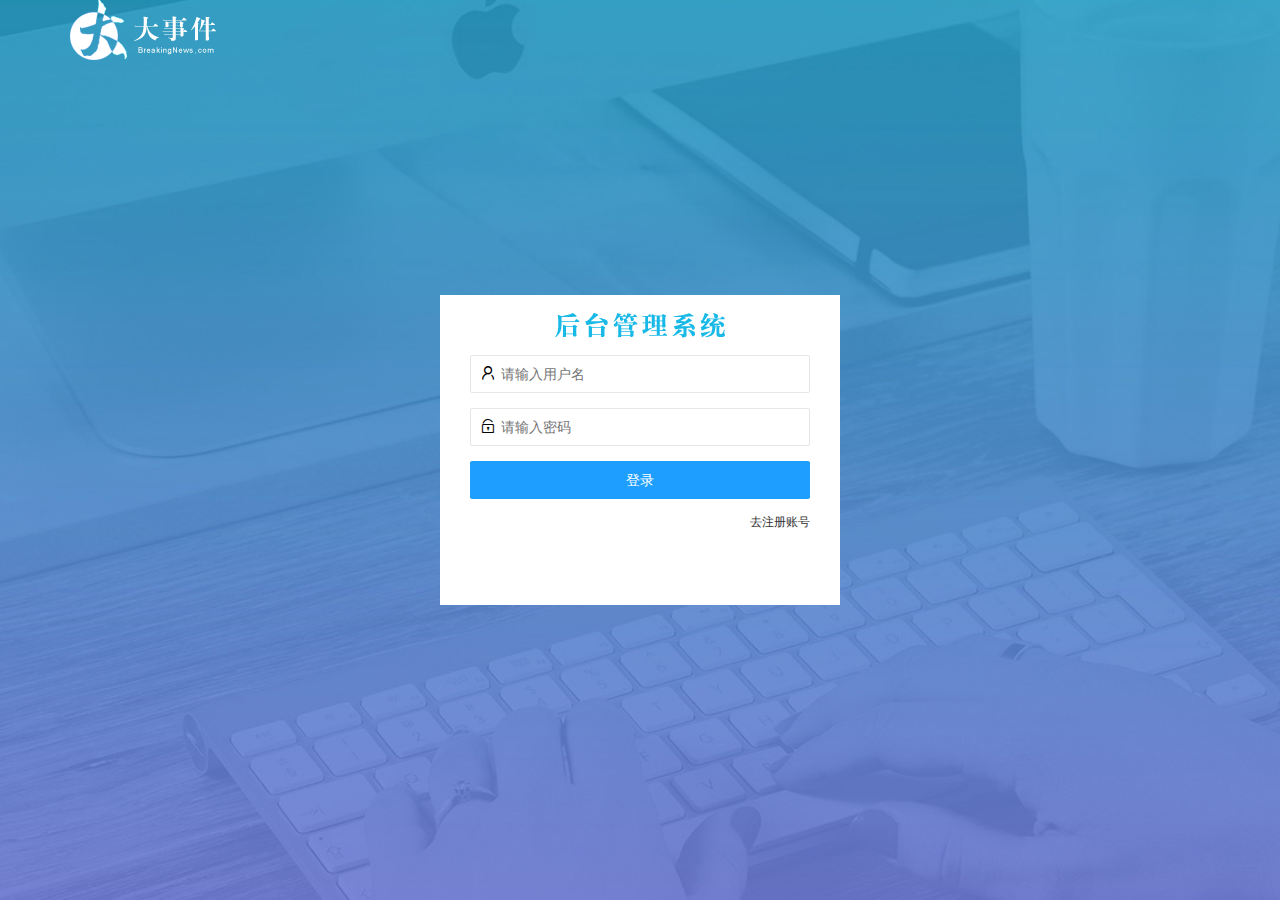
<file: login.html>
<!DOCTYPE html>
<html lang="en">
<head>
    <meta charset="UTF-8">
    <meta name="viewport" content="width=device-width, initial-scale=1.0">
    <title>大事件/登录/注册</title>
    <link rel="stylesheet" href="/assets/lib/layui/css/layui.css">
    <link rel="stylesheet" href="./assets/css/login.css">
</head>
<body>
    <!-- 头部logo区域 -->
    <div class="layui-main">
        <img src="/assets/images/logo.png" alt=""/>
    </div>

    <!-- 登录注册区域-->
    <div class="loginAndRegBox">
        <div class="title-box"></div>

        <!-- 登录的div -->
        <div class="login-box" id="">
            <!-- 登录表单 -->
            <form class="layui-form" id="form_login">
                <!-- 账号 -->
                <div class="layui-form-item">
                    <i class="layui-icon layui-icon-username"></i> 
                    <input type="text" name="username" required  lay-verify="required" placeholder="请输入用户名" autocomplete="off" class="layui-input">
                </div>
                <!-- 密码 -->
                <div class="layui-form-item">
                    <i class="layui-icon layui-icon-password"></i> 
                    <input type="password" name="password" required  lay-verify="required|pass" placeholder="请输入密码" autocomplete="off" class="layui-input">
                </div>
                <!-- 按钮 -->
                <div class="layui-form-item">
                    <button class="layui-btn layui-btn-fluid layui-btn-normal" lay-submit >登录</button>
                </div>
                <div class="layui-form-item links">
                    <a href="javascript:;" id="link-reg">去注册账号</a>
                </div>
            </form>
            
        </div>
        <!-- 注册的div -->
        <div class="reg-box">
            <!-- 注册的表单 -->
            <form class="layui-form" id="form_reg">
                <!-- 账号 -->
                <div class="layui-form-item">
                    <i class="layui-icon layui-icon-username"></i> 
                    <input type="text" name="username" required  lay-verify="required" placeholder="请输入用户名" autocomplete="off" class="layui-input" id="classname">
                </div>
                <!-- 密码 -->
                <div class="layui-form-item">
                    <i class="layui-icon layui-icon-password"></i> 
                    <input type="password" name="password" required  lay-verify="required|pass" placeholder="请输入密码" autocomplete="off" class="layui-input" id="classpassword">
                </div>
                <!-- 再次输入密码 -->
                <div class="layui-form-item">
                    <i class="layui-icon layui-icon-password"></i> 
                    <input type="password" name="repassword" required  lay-verify="required|pass|repss" placeholder="请再次输入密码" autocomplete="off" class="layui-input">
                </div>
                <!-- 按钮 -->
                <div class="layui-form-item">
                    <button class="layui-btn layui-btn-fluid layui-btn-normal" lay-submit >注册</button>
                </div>
                <div class="layui-form-item links">
                    <a href="javascript:;" id="link-login">去登录</a>
                </div>
            </form>
        </div>
    </div>
    <!-- 引入layui js -->
    <script src="/assets/lib/layui/layui.all.js"></script>
    <!-- 导入jquery -->
    <script src="/assets/lib/jquery.js"></script>
    <script src="/assets/js/baseApi.js"></script>
    <!-- 导入自己的js样式 -->
    <script src="/assets/js/login.js"></script>
</body>
</html>
</file>
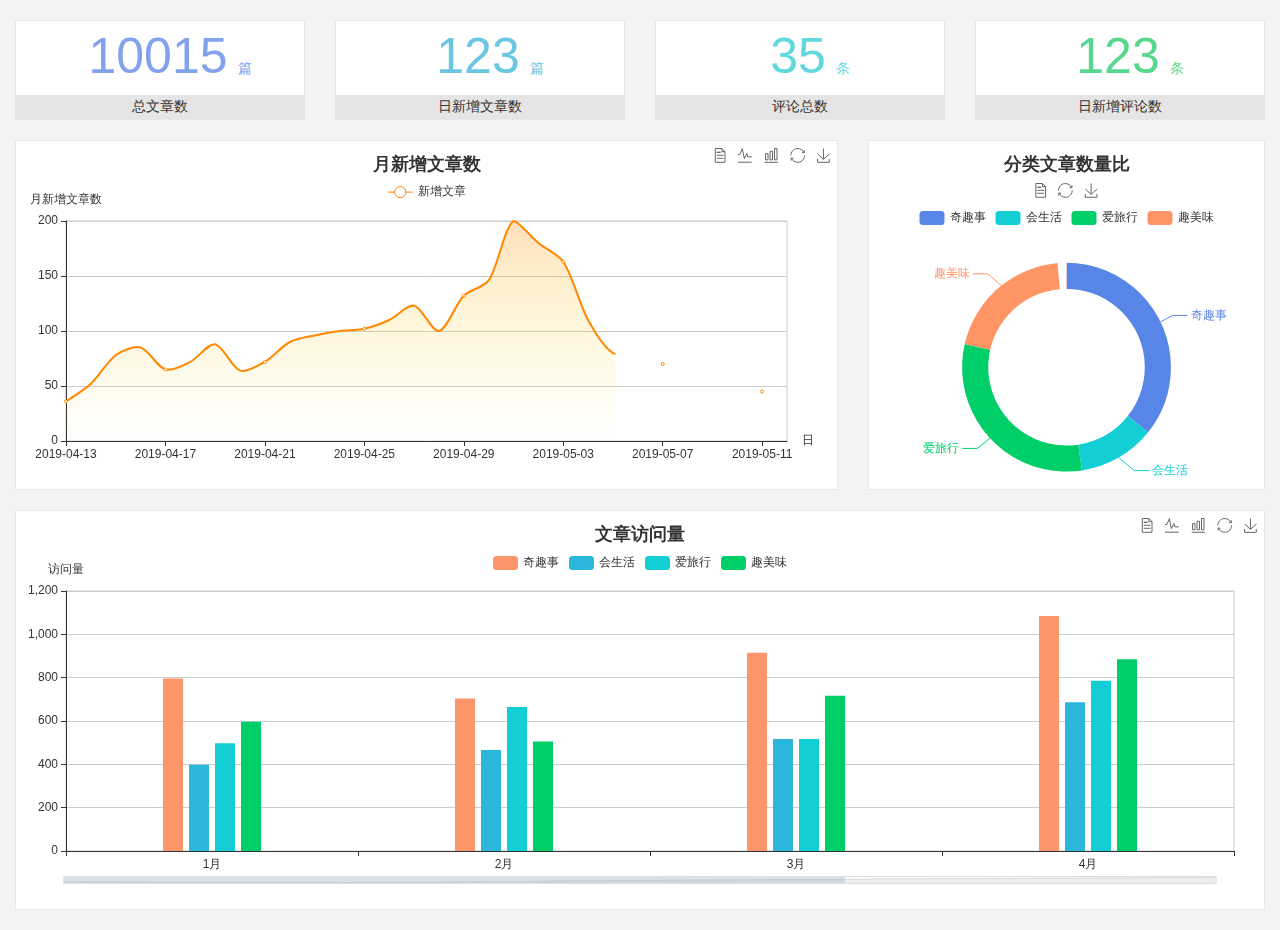
<file: home/dashboard.html>
<!DOCTYPE html>
<html lang="en">

<head>
  <meta charset="UTF-8">
  <meta name="viewport" content="width=device-width, initial-scale=1.0">
  <meta http-equiv="X-UA-Compatible" content="ie=edge">
  <title>图表统计</title>
  <link rel="stylesheet" href="../../assets/lib/bootstrap.css" />
  <link rel="stylesheet" href="../../assets/lib/main.css" />
  <script src="../../assets/lib/jquery.js"></script>
  <script type="text/javascript" src="../../assets/lib/echarts.min.js"></script>
</head>

<body>
  <div class="container-fluid">
    <div class="row spannel_list">
      <div class="col-sm-3 col-xs-6">
        <div class="spannel">
          <em>10015</em><span>篇</span>
          <b>总文章数</b>
        </div>
      </div>
      <div class="col-sm-3 col-xs-6">
        <div class="spannel scolor01">
          <em>123</em><span>篇</span>
          <b>日新增文章数</b>
        </div>
      </div>
      <div class="col-sm-3 col-xs-6">
        <div class="spannel scolor02">
          <em>35</em><span>条</span>
          <b>评论总数</b>
        </div>
      </div>
      <div class="col-sm-3 col-xs-6">
        <div class="spannel scolor03">
          <em>123</em><span>条</span>
          <b>日新增评论数</b>
        </div>
      </div>
    </div>
  </div>

  <div class="container-fluid">
    <div class="row curve-pie">
      <div class="col-lg-8 col-md-8">
        <div class="gragh_pannel" id="curve_show"></div>
      </div>
      <div class="col-lg-4 col-md-4">
        <div class="gragh_pannel" id="pie_show"></div>
      </div>
    </div>
  </div>

  <div class="container-fluid">
    <div class="column_pannel" id="column_show"></div>
  </div>

  <script>
    var oChart = echarts.init(document.getElementById('curve_show'));
    var aList_all = [
      { 'count': 36, 'date': '2019-04-13' },
      { 'count': 52, 'date': '2019-04-14' },
      { 'count': 78, 'date': '2019-04-15' },
      { 'count': 85, 'date': '2019-04-16' },
      { 'count': 65, 'date': '2019-04-17' },
      { 'count': 72, 'date': '2019-04-18' },
      { 'count': 88, 'date': '2019-04-19' },
      { 'count': 64, 'date': '2019-04-20' },
      { 'count': 72, 'date': '2019-04-21' },
      { 'count': 90, 'date': '2019-04-22' },
      { 'count': 96, 'date': '2019-04-23' },
      { 'count': 100, 'date': '2019-04-24' },
      { 'count': 102, 'date': '2019-04-25' },
      { 'count': 110, 'date': '2019-04-26' },
      { 'count': 123, 'date': '2019-04-27' },
      { 'count': 100, 'date': '2019-04-28' },
      { 'count': 132, 'date': '2019-04-29' },
      { 'count': 146, 'date': '2019-04-30' },
      { 'count': 200, 'date': '2019-05-01' },
      { 'count': 180, 'date': '2019-05-02' },
      { 'count': 163, 'date': '2019-05-03' },
      { 'count': 110, 'date': '2019-05-04' },
      { 'count': 80, 'date': '2019-05-05' },
      { 'count': 82, 'date': '2019-05-06' },
      { 'count': 70, 'date': '2019-05-07' },
      { 'count': 65, 'date': '2019-05-08' },
      { 'count': 54, 'date': '2019-05-09' },
      { 'count': 40, 'date': '2019-05-10' },
      { 'count': 45, 'date': '2019-05-11' },
      { 'count': 38, 'date': '2019-05-12' },
    ];

    let aCount = [];
    let aDate = [];

    for (var i = 0; i < aList_all.length; i++) {
      aCount.push(aList_all[i].count);
      aDate.push(aList_all[i].date);
    }

    var chartopt = {
      title: {
        text: '月新增文章数',
        left: 'center',
        top: '10'
      },
      tooltip: {
        trigger: 'axis'
      },
      legend: {
        data: ['新增文章'],
        top: '40'
      },
      toolbox: {
        show: true,
        feature: {
          mark: { show: true },
          dataView: { show: true, readOnly: false },
          magicType: { show: true, type: ['line', 'bar'] },
          restore: { show: true },
          saveAsImage: { show: true }
        }
      },
      calculable: true,
      xAxis: [
        {
          name: '日',
          type: 'category',
          boundaryGap: false,
          data: aDate
        }
      ],
      yAxis: [
        {
          name: '月新增文章数',
          type: 'value'
        }
      ],
      series: [
        {
          name: '新增文章',
          type: 'line',
          smooth: true,
          itemStyle: { normal: { areaStyle: { type: 'default' }, color: '#f80' }, lineStyle: { color: '#f80' } },
          data: aCount
        }],
      areaStyle: {
        normal: {
          color: new echarts.graphic.LinearGradient(0, 0, 0, 1, [{
            offset: 0,
            color: 'rgba(255,136,0,0.39)'
          }, {
            offset: .34,
            color: 'rgba(255,180,0,0.25)'
          }, {
            offset: 1,
            color: 'rgba(255,222,0,0.00)'
          }])

        }
      },
      grid: {
        show: true,
        x: 50,
        x2: 50,
        y: 80,
        height: 220
      }
    };

    oChart.setOption(chartopt);


    var oPie = echarts.init(document.getElementById('pie_show'));
    var oPieopt =
    {
      title: {
        top: 10,
        text: '分类文章数量比',
        x: 'center'
      },
      tooltip: {
        trigger: 'item',
        formatter: "{a} <br/>{b} : {c} ({d}%)"
      },
      color: ['#5885e8', '#13cfd5', '#00ce68', '#ff9565'],
      legend: {
        x: 'center',
        top: 65,
        data: ['奇趣事', '会生活', '爱旅行', '趣美味']
      },
      toolbox: {
        show: true,
        x: 'center',
        top: 35,
        feature: {
          mark: { show: true },
          dataView: { show: true, readOnly: false },
          magicType: {
            show: true,
            type: ['pie', 'funnel'],
            option: {
              funnel: {
                x: '25%',
                width: '50%',
                funnelAlign: 'left',
                max: 1548
              }
            }
          },
          restore: { show: true },
          saveAsImage: { show: true }
        }
      },
      calculable: true,
      series: [
        {
          name: '访问来源',
          type: 'pie',
          radius: ['45%', '60%'],
          center: ['50%', '65%'],
          data: [
            { value: 300, name: '奇趣事' },
            { value: 100, name: '会生活' },
            { value: 260, name: '爱旅行' },
            { value: 180, name: '趣美味' }
          ]
        }
      ]
    };
    oPie.setOption(oPieopt);



    var oColumn = this.echarts.init(document.getElementById('column_show'));
    var oColumnopt =
    {
      title: {
        text: '文章访问量',
        left: 'center',
        top: '10'
      },
      tooltip: {
        trigger: 'axis'
      },
      legend: {
        data: ['奇趣事', '会生活', '爱旅行', '趣美味'],
        top: '40'
      },
      toolbox: {
        show: true,
        feature: {
          mark: { show: true },
          dataView: { show: true, readOnly: false },
          magicType: { show: true, type: ['line', 'bar'] },
          restore: { show: true },
          saveAsImage: { show: true }
        }
      },
      calculable: true,
      xAxis: [
        {
          type: 'category',
          data: ['1月', '2月', '3月', '4月', '5月']
        }
      ],
      yAxis: [
        {
          name: '访问量',
          type: 'value'
        }
      ],
      series: [
        {
          name: '奇趣事',
          type: 'bar',
          barWidth: 20,
          itemStyle: {
            normal: { areaStyle: { type: 'default' }, color: '#fd956a' }
          },
          data: [800, 708, 920, 1090, 1200]
        },
        {
          name: '会生活',
          type: 'bar',
          barWidth: 20,
          itemStyle: {
            normal: { areaStyle: { type: 'default' }, color: '#2bb6db' }
          },
          data: [400, 468, 520, 690, 800]
        },
        {
          name: '爱旅行',
          type: 'bar',
          barWidth: 20,
          itemStyle: {
            normal: { areaStyle: { type: 'default' }, color: '#13cfd5' }
          },
          data: [500, 668, 520, 790, 900]
        },
        {
          name: '趣美味',
          type: 'bar',
          barWidth: 20,
          itemStyle: {
            normal: { areaStyle: { type: 'default' }, color: '#00ce68' }
          },
          data: [600, 508, 720, 890, 1000]
        }
      ],
      grid: {
        show: true,
        x: 50,
        x2: 30,
        y: 80,
        height: 260
      },
      dataZoom: [//给x轴设置滚动条
        {
          start: 0,//默认为0
          end: 100 - 1000 / 31,//默认为100
          type: 'slider',
          show: true,
          xAxisIndex: [0],
          handleSize: 0,//滑动条的 左右2个滑动条的大小
          height: 8,//组件高度
          left: 45, //左边的距离
          right: 50,//右边的距离
          bottom: 26,//右边的距离
          handleColor: '#ddd',//h滑动图标的颜色
          handleStyle: {
            borderColor: "#cacaca",
            borderWidth: "1",
            shadowBlur: 2,
            background: "#ddd",
            shadowColor: "#ddd",
          }
        }]
    };
    oColumn.setOption(oColumnopt);
  </script>
</body>

</html>
</file>
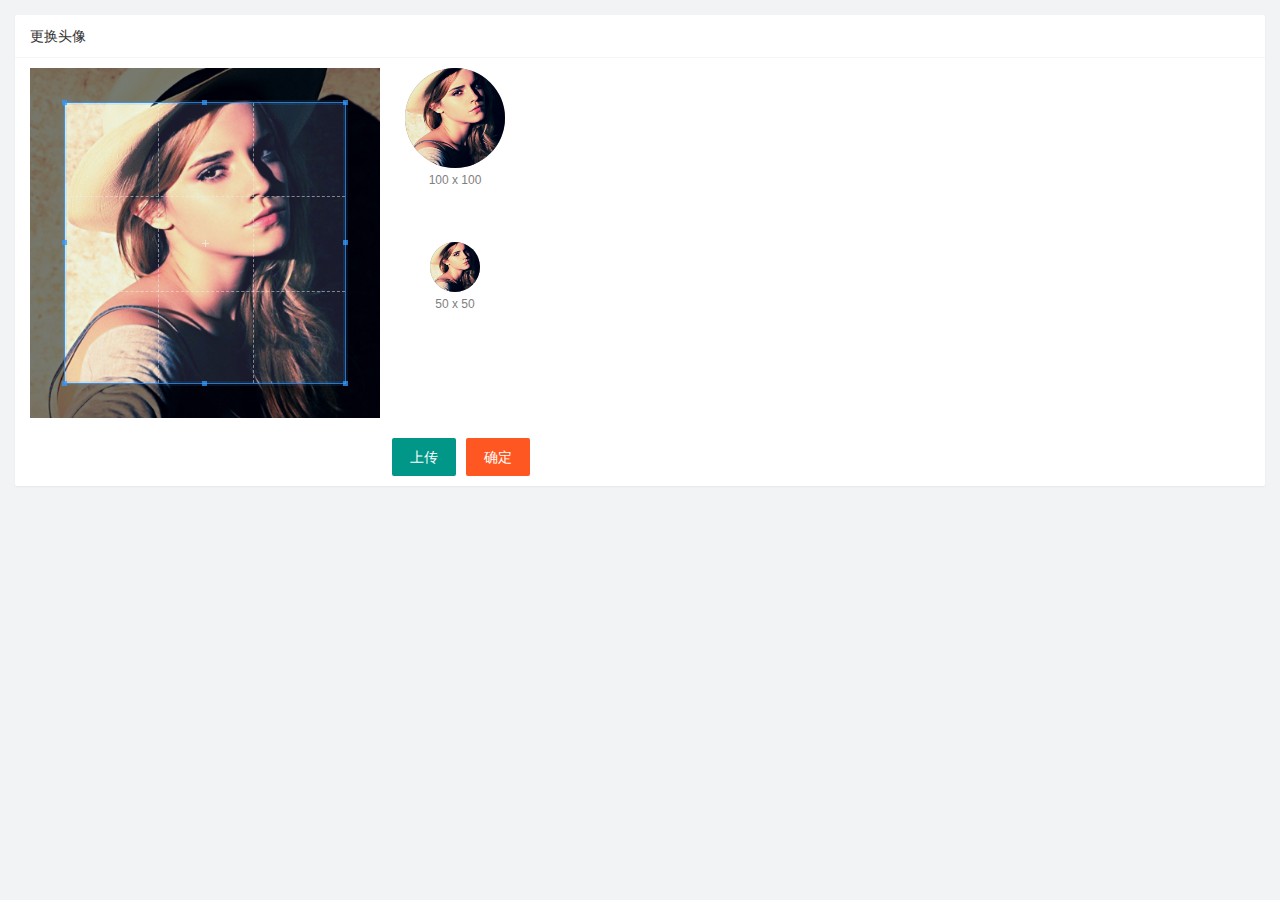
<file: user/user_avater.html>
<!DOCTYPE html>
<html lang="en">
<head>
    <meta charset="UTF-8">
    <meta name="viewport" content="width=device-width, initial-scale=1.0">
    <title>Document</title>
    <link rel="stylesheet" href="/assets/lib/layui/css/layui.css">
    <link rel="stylesheet" href="/assets/lib/cropper/cropper.css" />
    <link rel="stylesheet" href="/assets/css/user/user_avater.css">

</head>
<body>
    <!-- 卡片区域 -->
    <div class="layui-card">
        <div class="layui-card-header">更换头像</div>
        <div class="layui-card-body">
            <!-- 第一行的图片裁剪和预览区域 -->
  <div class="row1">
    <!-- 图片裁剪区域 -->
    <div class="cropper-box">
      <!-- 这个 img 标签很重要，将来会把它初始化为裁剪区域 -->
      <img id="image" src="/assets/images/sample.jpg" />
    </div>
    <!-- 图片的预览区域 -->
    <div class="preview-box">
      <div>
        <!-- 宽高为 100px 的预览区域 -->
        <div class="img-preview w100"></div>
        <p class="size">100 x 100</p>
      </div>
      <div>
        <!-- 宽高为 50px 的预览区域 -->
        <div class="img-preview w50"></div>
        <p class="size">50 x 50</p>
      </div>
    </div>
  </div>

  <!-- 第二行的按钮区域 -->
        <div class="row2">
            <!-- 通过accept属性，可以指定，允许用户选择什么类型的文件 -->
            <input type="file" id="file" accept="image/png,image/jpeg"/>
           <button type="button" class="layui-btn" id="btnChooseImage">上传</button>
           <button type="button" class="layui-btn layui-btn-danger" id="btnUpload">确定</button>
         </div>

        </div>
      </div>
    <script src="/assets/lib/layui/layui.all.js"></script>
    <script src="/assets/lib/jquery.js"></script>
    <script src="/assets/lib/cropper/Cropper.js"></script>
    <script src="/assets/lib/cropper/jquery-cropper.js"></script>
    <script src="/assets/js/baseApi.js"></script>
    <script src="/assets/js/user/user_avater.js"></script>
</body>
</html>
</file>
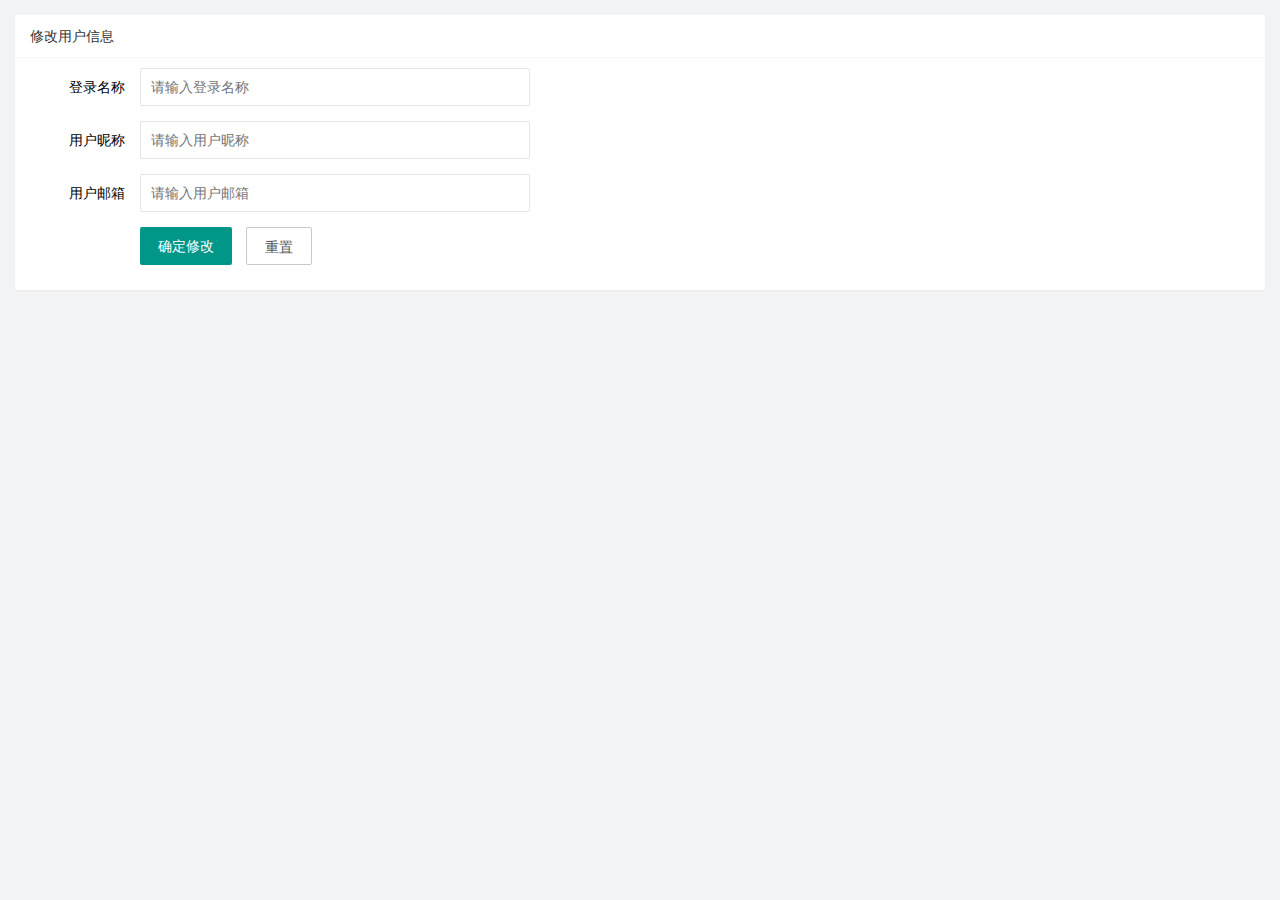
<file: user/user_info.html>
<!DOCTYPE html>
<html lang="en">
<head>
    <meta charset="UTF-8">
    <meta name="viewport" content="width=device-width, initial-scale=1.0">
    <title>Document</title>
    <link rel="stylesheet" href="/assets/lib/layui/css/layui.css">
    <link rel="stylesheet" href="/assets/css/user/user_info.css"/>
</head>
<body>
    <!-- 卡片区域 -->
    <div class="layui-card">
        <div class="layui-card-header">修改用户信息</div>
        <!-- 表单区域 -->
        <div class="layui-card-body">
            <form class="layui-form" lay-filter="formUserInfo">
                <!-- 这是隐藏域 -->
                <input type="hidden" name="id">
                <div class="layui-form-item">
                  <label class="layui-form-label">登录名称</label>
                  <div class="layui-input-block">
                    <input type="text" name="username" required  lay-verify="required" placeholder="请输入登录名称" autocomplete="off" class="layui-input">
                  </div>
                </div>
                <div class="layui-form-item">
                    <label class="layui-form-label">用户昵称</label>
                    <div class="layui-input-block">
                      <input type="text" name="nickname" required  lay-verify="required|nickname" placeholder="请输入用户昵称" autocomplete="off" class="layui-input">
                    </div>
                  </div>
                  <div class="layui-form-item">
                    <label class="layui-form-label">用户邮箱</label>
                    <div class="layui-input-block">
                      <input type="text" name="email" required  lay-verify="required|email" placeholder="请输入用户邮箱" autocomplete="off" class="layui-input">
                    </div>
                  </div>
                  <div class="layui-form-item">
                    <div class="layui-input-block">
                      <button class="layui-btn" lay-submit lay-filter="formDemo">确定修改</button>
                      <button type="reset" class="layui-btn layui-btn-primary" id="btnReset">重置</button>
                    </div>
                  </div>
                </form>
        </div>
      </div>
      <!-- 导入 layuijs -->
      <script src="/assets/lib/layui/layui.all.js"></script>
      <!-- 导入jquery -->
      <script src="/assets/lib/jquery.js"></script>
      <!-- 导入 baseAPI -->
      <script src="/assets/js/baseApi.js"></script>
      <!-- 导入自己的js -->
      <script src="/assets/js/user/user_info.js"></script>
</body>
</html>
</file>
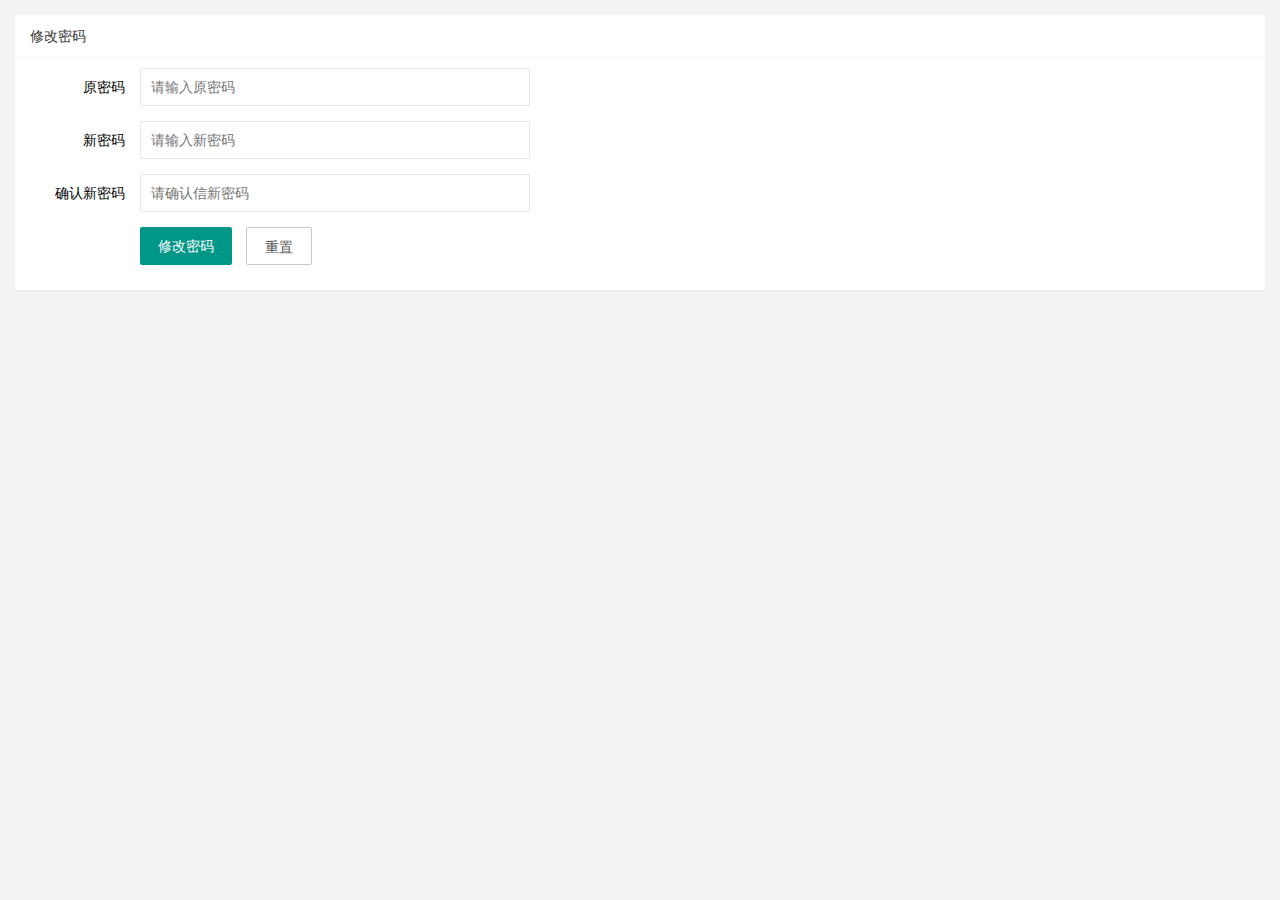
<file: user/user_pwd.html>
<!DOCTYPE html>
<html lang="en">
<head>
    <meta charset="UTF-8">
    <meta name="viewport" content="width=device-width, initial-scale=1.0">
    <title>Document</title>
    <link rel="stylesheet" href="/assets/lib/layui/css/layui.css">
    <link rel="stylesheet" href="/assets/css/user/uesr_pwd.css">
</head>
<body>
    <!-- 卡片面板 -->
    <div class="layui-card">
        <div class="layui-card-header">修改密码</div>
        <div class="layui-card-body">
            <!-- 表单区域 -->
            <form class="layui-form" >
                <div class="layui-form-item">
                  <label class="layui-form-label">原密码</label>
                  <div class="layui-input-block">
                    <input type="password" name="oldPwd" required  lay-verify="required|pass" placeholder="请输入原密码" autocomplete="off" class="layui-input">
                  </div>
                </div>
                <div class="layui-form-item">
                    <label class="layui-form-label">新密码</label>
                    <div class="layui-input-block">
                      <input type="password" name="newPwd" required  lay-verify="required|pass|samepass" placeholder="请输入新密码" autocomplete="off" class="layui-input">
                    </div>
                  </div>
                  <div class="layui-form-item">
                    <label class="layui-form-label">确认新密码</label>
                    <div class="layui-input-block">
                      <input type="password" name="rePwd" required  lay-verify="required|pass|repass" placeholder="请确认信新密码" autocomplete="off" class="layui-input">
                    </div>
                  </div>

                  <div class="layui-form-item">
                    <div class="layui-input-block">
                      <button class="layui-btn" lay-submit lay-filter="formDemo">修改密码</button>
                      <button type="reset" class="layui-btn layui-btn-primary">重置</button>
                    </div>
                  </div>
            </form>
        </div>
      </div>
      <!-- 导入需要的js -->
      <script src="/assets/lib/layui/layui.all.js"></script>
      <script src="/assets/lib/jquery.js"></script>
      <script src="/assets/js/baseApi.js"></script>
      <script src="/assets/js/user/user_pwd.js"></script>
</body>
</html>
</file>
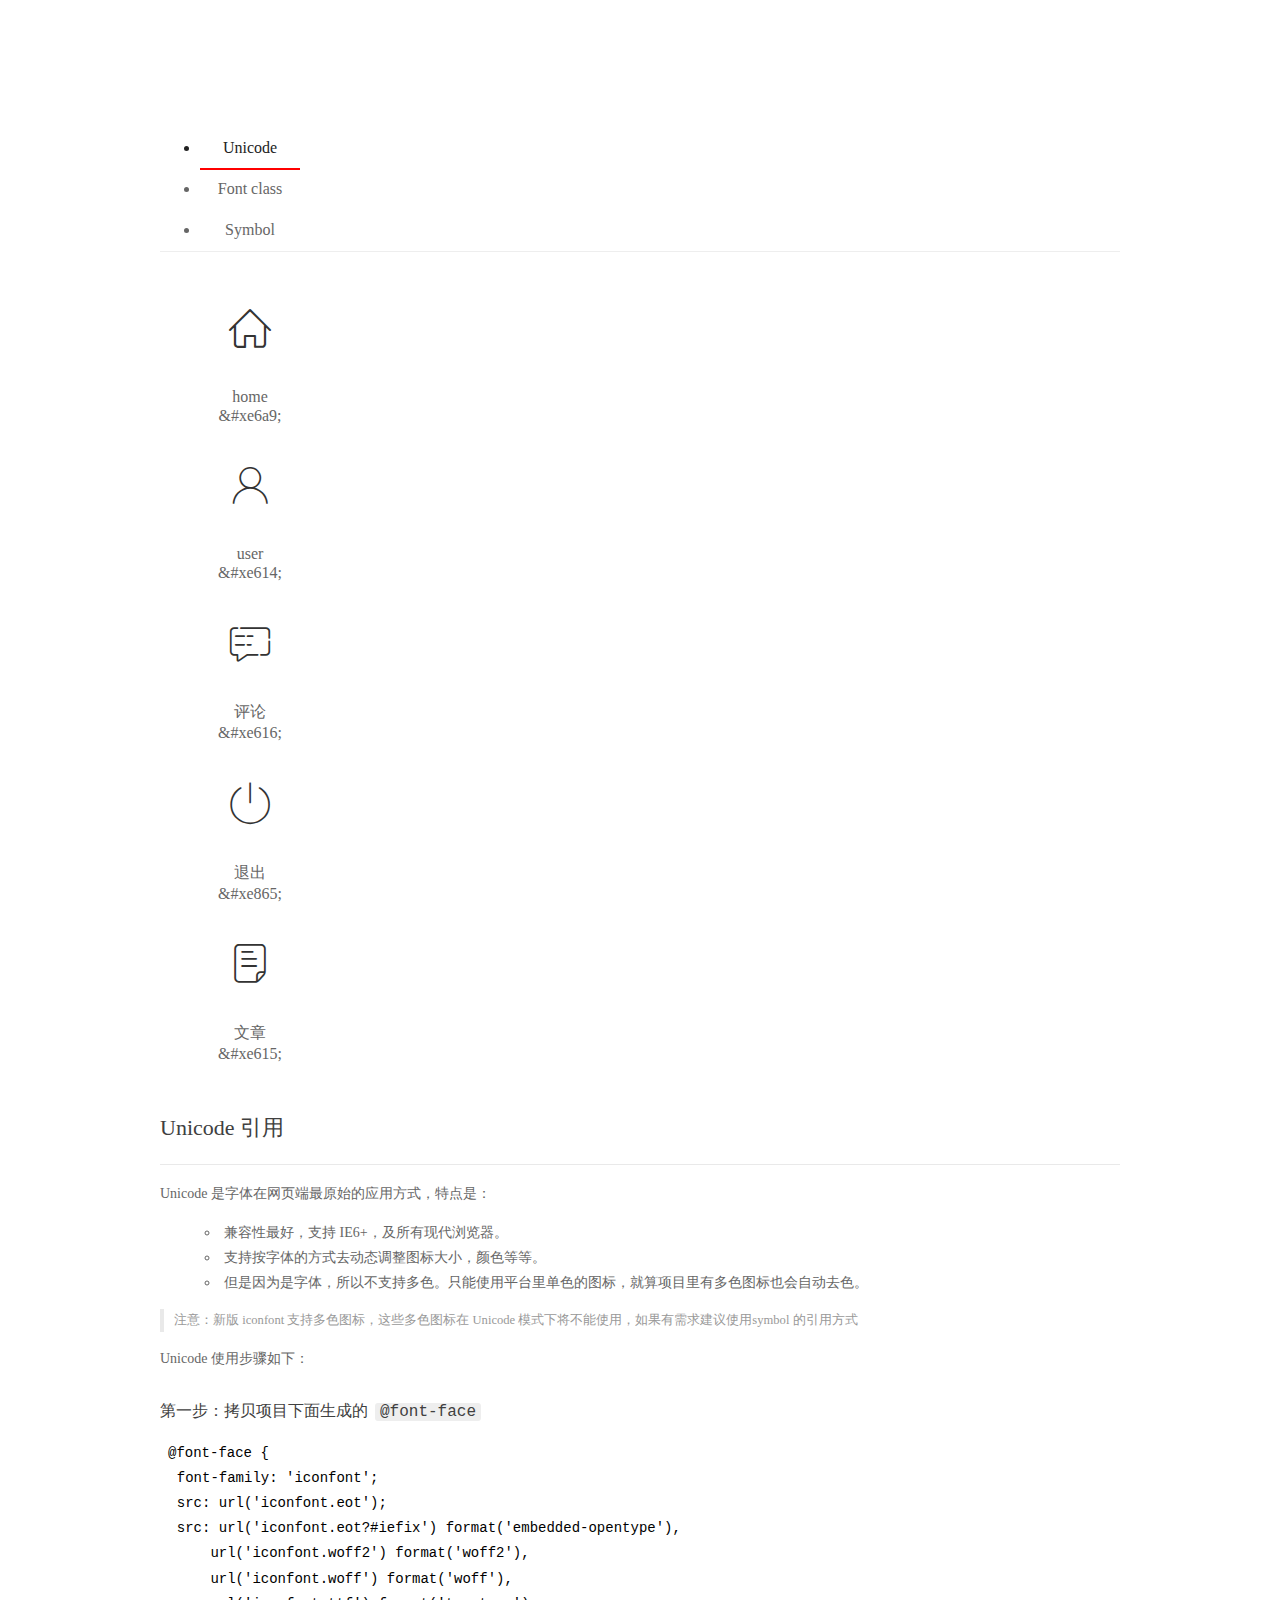
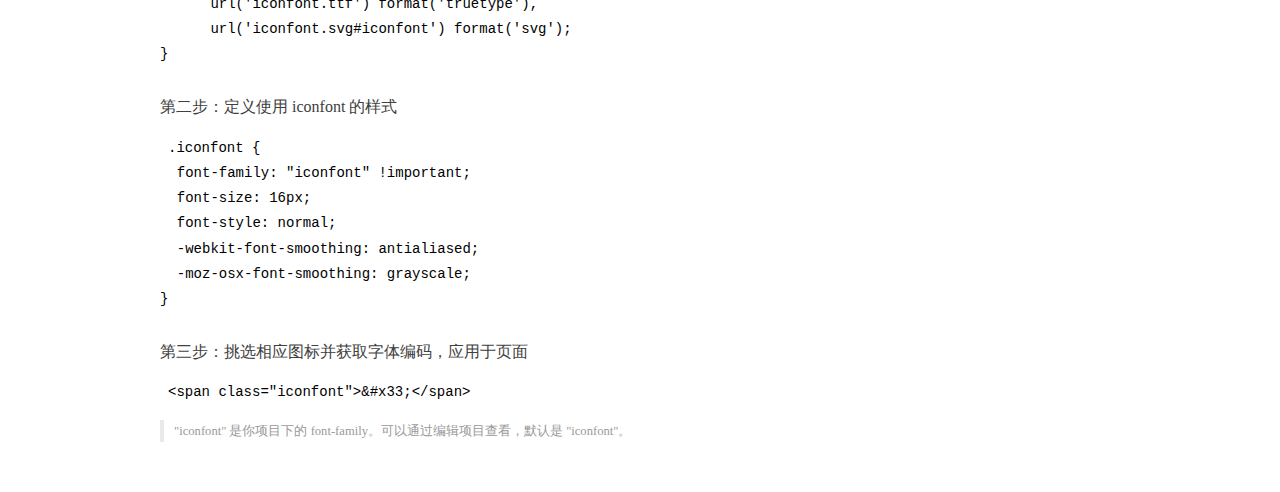
<file: assets/fonts/demo_index.html>
<!DOCTYPE html>
<html>
<head>
  <meta charset="utf-8"/>
  <title>IconFont Demo</title>
  <link rel="shortcut icon" href="https://gtms04.alicdn.com/tps/i4/TB1_oz6GVXXXXaFXpXXJDFnIXXX-64-64.ico" type="image/x-icon"/>
  <link rel="stylesheet" href="https://g.alicdn.com/thx/cube/1.3.2/cube.min.css">
  <link rel="stylesheet" href="demo.css">
  <link rel="stylesheet" href="iconfont.css">
  <script src="iconfont.js"></script>
  <!-- jQuery -->
  <script src="https://a1.alicdn.com/oss/uploads/2018/12/26/7bfddb60-08e8-11e9-9b04-53e73bb6408b.js"></script>
  <!-- 代码高亮 -->
  <script src="https://a1.alicdn.com/oss/uploads/2018/12/26/a3f714d0-08e6-11e9-8a15-ebf944d7534c.js"></script>
</head>
<body>
  <div class="main">
    <h1 class="logo"><a href="https://www.iconfont.cn/" title="iconfont 首页" target="_blank">&#xe86b;</a></h1>
    <div class="nav-tabs">
      <ul id="tabs" class="dib-box">
        <li class="dib active"><span>Unicode</span></li>
        <li class="dib"><span>Font class</span></li>
        <li class="dib"><span>Symbol</span></li>
      </ul>
      
    </div>
    <div class="tab-container">
      <div class="content unicode" style="display: block;">
          <ul class="icon_lists dib-box">
          
            <li class="dib">
              <span class="icon iconfont">&#xe6a9;</span>
                <div class="name">home</div>
                <div class="code-name">&amp;#xe6a9;</div>
              </li>
          
            <li class="dib">
              <span class="icon iconfont">&#xe614;</span>
                <div class="name">user</div>
                <div class="code-name">&amp;#xe614;</div>
              </li>
          
            <li class="dib">
              <span class="icon iconfont">&#xe616;</span>
                <div class="name">评论</div>
                <div class="code-name">&amp;#xe616;</div>
              </li>
          
            <li class="dib">
              <span class="icon iconfont">&#xe865;</span>
                <div class="name">退出</div>
                <div class="code-name">&amp;#xe865;</div>
              </li>
          
            <li class="dib">
              <span class="icon iconfont">&#xe615;</span>
                <div class="name">文章</div>
                <div class="code-name">&amp;#xe615;</div>
              </li>
          
          </ul>
          <div class="article markdown">
          <h2 id="unicode-">Unicode 引用</h2>
          <hr>

          <p>Unicode 是字体在网页端最原始的应用方式，特点是：</p>
          <ul>
            <li>兼容性最好，支持 IE6+，及所有现代浏览器。</li>
            <li>支持按字体的方式去动态调整图标大小，颜色等等。</li>
            <li>但是因为是字体，所以不支持多色。只能使用平台里单色的图标，就算项目里有多色图标也会自动去色。</li>
          </ul>
          <blockquote>
            <p>注意：新版 iconfont 支持多色图标，这些多色图标在 Unicode 模式下将不能使用，如果有需求建议使用symbol 的引用方式</p>
          </blockquote>
          <p>Unicode 使用步骤如下：</p>
          <h3 id="-font-face">第一步：拷贝项目下面生成的 <code>@font-face</code></h3>
<pre><code class="language-css"
>@font-face {
  font-family: 'iconfont';
  src: url('iconfont.eot');
  src: url('iconfont.eot?#iefix') format('embedded-opentype'),
      url('iconfont.woff2') format('woff2'),
      url('iconfont.woff') format('woff'),
      url('iconfont.ttf') format('truetype'),
      url('iconfont.svg#iconfont') format('svg');
}
</code></pre>
          <h3 id="-iconfont-">第二步：定义使用 iconfont 的样式</h3>
<pre><code class="language-css"
>.iconfont {
  font-family: "iconfont" !important;
  font-size: 16px;
  font-style: normal;
  -webkit-font-smoothing: antialiased;
  -moz-osx-font-smoothing: grayscale;
}
</code></pre>
          <h3 id="-">第三步：挑选相应图标并获取字体编码，应用于页面</h3>
<pre>
<code class="language-html"
>&lt;span class="iconfont"&gt;&amp;#x33;&lt;/span&gt;
</code></pre>
          <blockquote>
            <p>"iconfont" 是你项目下的 font-family。可以通过编辑项目查看，默认是 "iconfont"。</p>
          </blockquote>
          </div>
      </div>
      <div class="content font-class">
        <ul class="icon_lists dib-box">
          
          <li class="dib">
            <span class="icon iconfont icon-home"></span>
            <div class="name">
              home
            </div>
            <div class="code-name">.icon-home
            </div>
          </li>
          
          <li class="dib">
            <span class="icon iconfont icon-user"></span>
            <div class="name">
              user
            </div>
            <div class="code-name">.icon-user
            </div>
          </li>
          
          <li class="dib">
            <span class="icon iconfont icon-pinglun"></span>
            <div class="name">
              评论
            </div>
            <div class="code-name">.icon-pinglun
            </div>
          </li>
          
          <li class="dib">
            <span class="icon iconfont icon-tuichu"></span>
            <div class="name">
              退出
            </div>
            <div class="code-name">.icon-tuichu
            </div>
          </li>
          
          <li class="dib">
            <span class="icon iconfont icon-16"></span>
            <div class="name">
              文章
            </div>
            <div class="code-name">.icon-16
            </div>
          </li>
          
        </ul>
        <div class="article markdown">
        <h2 id="font-class-">font-class 引用</h2>
        <hr>

        <p>font-class 是 Unicode 使用方式的一种变种，主要是解决 Unicode 书写不直观，语意不明确的问题。</p>
        <p>与 Unicode 使用方式相比，具有如下特点：</p>
        <ul>
          <li>兼容性良好，支持 IE8+，及所有现代浏览器。</li>
          <li>相比于 Unicode 语意明确，书写更直观。可以很容易分辨这个 icon 是什么。</li>
          <li>因为使用 class 来定义图标，所以当要替换图标时，只需要修改 class 里面的 Unicode 引用。</li>
          <li>不过因为本质上还是使用的字体，所以多色图标还是不支持的。</li>
        </ul>
        <p>使用步骤如下：</p>
        <h3 id="-fontclass-">第一步：引入项目下面生成的 fontclass 代码：</h3>
<pre><code class="language-html">&lt;link rel="stylesheet" href="./iconfont.css"&gt;
</code></pre>
        <h3 id="-">第二步：挑选相应图标并获取类名，应用于页面：</h3>
<pre><code class="language-html">&lt;span class="iconfont icon-xxx"&gt;&lt;/span&gt;
</code></pre>
        <blockquote>
          <p>"
            iconfont" 是你项目下的 font-family。可以通过编辑项目查看，默认是 "iconfont"。</p>
        </blockquote>
      </div>
      </div>
      <div class="content symbol">
          <ul class="icon_lists dib-box">
          
            <li class="dib">
                <svg class="icon svg-icon" aria-hidden="true">
                  <use xlink:href="#icon-home"></use>
                </svg>
                <div class="name">home</div>
                <div class="code-name">#icon-home</div>
            </li>
          
            <li class="dib">
                <svg class="icon svg-icon" aria-hidden="true">
                  <use xlink:href="#icon-user"></use>
                </svg>
                <div class="name">user</div>
                <div class="code-name">#icon-user</div>
            </li>
          
            <li class="dib">
                <svg class="icon svg-icon" aria-hidden="true">
                  <use xlink:href="#icon-pinglun"></use>
                </svg>
                <div class="name">评论</div>
                <div class="code-name">#icon-pinglun</div>
            </li>
          
            <li class="dib">
                <svg class="icon svg-icon" aria-hidden="true">
                  <use xlink:href="#icon-tuichu"></use>
                </svg>
                <div class="name">退出</div>
                <div class="code-name">#icon-tuichu</div>
            </li>
          
            <li class="dib">
                <svg class="icon svg-icon" aria-hidden="true">
                  <use xlink:href="#icon-16"></use>
                </svg>
                <div class="name">文章</div>
                <div class="code-name">#icon-16</div>
            </li>
          
          </ul>
          <div class="article markdown">
          <h2 id="symbol-">Symbol 引用</h2>
          <hr>

          <p>这是一种全新的使用方式，应该说这才是未来的主流，也是平台目前推荐的用法。相关介绍可以参考这篇<a href="">文章</a>
            这种用法其实是做了一个 SVG 的集合，与另外两种相比具有如下特点：</p>
          <ul>
            <li>支持多色图标了，不再受单色限制。</li>
            <li>通过一些技巧，支持像字体那样，通过 <code>font-size</code>, <code>color</code> 来调整样式。</li>
            <li>兼容性较差，支持 IE9+，及现代浏览器。</li>
            <li>浏览器渲染 SVG 的性能一般，还不如 png。</li>
          </ul>
          <p>使用步骤如下：</p>
          <h3 id="-symbol-">第一步：引入项目下面生成的 symbol 代码：</h3>
<pre><code class="language-html">&lt;script src="./iconfont.js"&gt;&lt;/script&gt;
</code></pre>
          <h3 id="-css-">第二步：加入通用 CSS 代码（引入一次就行）：</h3>
<pre><code class="language-html">&lt;style&gt;
.icon {
  width: 1em;
  height: 1em;
  vertical-align: -0.15em;
  fill: currentColor;
  overflow: hidden;
}
&lt;/style&gt;
</code></pre>
          <h3 id="-">第三步：挑选相应图标并获取类名，应用于页面：</h3>
<pre><code class="language-html">&lt;svg class="icon" aria-hidden="true"&gt;
  &lt;use xlink:href="#icon-xxx"&gt;&lt;/use&gt;
&lt;/svg&gt;
</code></pre>
          </div>
      </div>

    </div>
  </div>
  <script>
  $(document).ready(function () {
      $('.tab-container .content:first').show()

      $('#tabs li').click(function (e) {
        var tabContent = $('.tab-container .content')
        var index = $(this).index()

        if ($(this).hasClass('active')) {
          return
        } else {
          $('#tabs li').removeClass('active')
          $(this).addClass('active')

          tabContent.hide().eq(index).fadeIn()
        }
      })
    })
  </script>
</body>
</html>
</file>
<file: assets/lib/layui/css/layui.css>
/** layui-v2.5.5 MIT License By https://www.layui.com */
 .layui-inline,img{display:inline-block;vertical-align:middle}h1,h2,h3,h4,h5,h6{font-weight:400}.layui-edge,.layui-header,.layui-inline,.layui-main{position:relative}.layui-body,.layui-edge,.layui-elip{overflow:hidden}.layui-btn,.layui-edge,.layui-inline,img{vertical-align:middle}.layui-btn,.layui-disabled,.layui-icon,.layui-unselect{-moz-user-select:none;-webkit-user-select:none;-ms-user-select:none}.layui-elip,.layui-form-checkbox span,.layui-form-pane .layui-form-label{text-overflow:ellipsis;white-space:nowrap}.layui-breadcrumb,.layui-tree-btnGroup{visibility:hidden}blockquote,body,button,dd,div,dl,dt,form,h1,h2,h3,h4,h5,h6,input,li,ol,p,pre,td,textarea,th,ul{margin:0;padding:0;-webkit-tap-highlight-color:rgba(0,0,0,0)}a:active,a:hover{outline:0}img{border:none}li{list-style:none}table{border-collapse:collapse;border-spacing:0}h4,h5,h6{font-size:100%}button,input,optgroup,option,select,textarea{font-family:inherit;font-size:inherit;font-style:inherit;font-weight:inherit;outline:0}pre{white-space:pre-wrap;white-space:-moz-pre-wrap;white-space:-pre-wrap;white-space:-o-pre-wrap;word-wrap:break-word}body{line-height:24px;font:14px Helvetica Neue,Helvetica,PingFang SC,Tahoma,Arial,sans-serif}hr{height:1px;margin:10px 0;border:0;clear:both}a{color:#333;text-decoration:none}a:hover{color:#777}a cite{font-style:normal;*cursor:pointer}.layui-border-box,.layui-border-box *{box-sizing:border-box}.layui-box,.layui-box *{box-sizing:content-box}.layui-clear{clear:both;*zoom:1}.layui-clear:after{content:'\20';clear:both;*zoom:1;display:block;height:0}.layui-inline{*display:inline;*zoom:1}.layui-edge{display:inline-block;width:0;height:0;border-width:6px;border-style:dashed;border-color:transparent}.layui-edge-top{top:-4px;border-bottom-color:#999;border-bottom-style:solid}.layui-edge-right{border-left-color:#999;border-left-style:solid}.layui-edge-bottom{top:2px;border-top-color:#999;border-top-style:solid}.layui-edge-left{border-right-color:#999;border-right-style:solid}.layui-disabled,.layui-disabled:hover{color:#d2d2d2!important;cursor:not-allowed!important}.layui-circle{border-radius:100%}.layui-show{display:block!important}.layui-hide{display:none!important}@font-face{font-family:layui-icon;src:url(../font/iconfont.eot?v=250);src:url(../font/iconfont.eot?v=250#iefix) format('embedded-opentype'),url(../font/iconfont.woff2?v=250) format('woff2'),url(../font/iconfont.woff?v=250) format('woff'),url(../font/iconfont.ttf?v=250) format('truetype'),url(../font/iconfont.svg?v=250#layui-icon) format('svg')}.layui-icon{font-family:layui-icon!important;font-size:16px;font-style:normal;-webkit-font-smoothing:antialiased;-moz-osx-font-smoothing:grayscale}.layui-icon-reply-fill:before{content:"\e611"}.layui-icon-set-fill:before{content:"\e614"}.layui-icon-menu-fill:before{content:"\e60f"}.layui-icon-search:before{content:"\e615"}.layui-icon-share:before{content:"\e641"}.layui-icon-set-sm:before{content:"\e620"}.layui-icon-engine:before{content:"\e628"}.layui-icon-close:before{content:"\1006"}.layui-icon-close-fill:before{content:"\1007"}.layui-icon-chart-screen:before{content:"\e629"}.layui-icon-star:before{content:"\e600"}.layui-icon-circle-dot:before{content:"\e617"}.layui-icon-chat:before{content:"\e606"}.layui-icon-release:before{content:"\e609"}.layui-icon-list:before{content:"\e60a"}.layui-icon-chart:before{content:"\e62c"}.layui-icon-ok-circle:before{content:"\1005"}.layui-icon-layim-theme:before{content:"\e61b"}.layui-icon-table:before{content:"\e62d"}.layui-icon-right:before{content:"\e602"}.layui-icon-left:before{content:"\e603"}.layui-icon-cart-simple:before{content:"\e698"}.layui-icon-face-cry:before{content:"\e69c"}.layui-icon-face-smile:before{content:"\e6af"}.layui-icon-survey:before{content:"\e6b2"}.layui-icon-tree:before{content:"\e62e"}.layui-icon-upload-circle:before{content:"\e62f"}.layui-icon-add-circle:before{content:"\e61f"}.layui-icon-download-circle:before{content:"\e601"}.layui-icon-templeate-1:before{content:"\e630"}.layui-icon-util:before{content:"\e631"}.layui-icon-face-surprised:before{content:"\e664"}.layui-icon-edit:before{content:"\e642"}.layui-icon-speaker:before{content:"\e645"}.layui-icon-down:before{content:"\e61a"}.layui-icon-file:before{content:"\e621"}.layui-icon-layouts:before{content:"\e632"}.layui-icon-rate-half:before{content:"\e6c9"}.layui-icon-add-circle-fine:before{content:"\e608"}.layui-icon-prev-circle:before{content:"\e633"}.layui-icon-read:before{content:"\e705"}.layui-icon-404:before{content:"\e61c"}.layui-icon-carousel:before{content:"\e634"}.layui-icon-help:before{content:"\e607"}.layui-icon-code-circle:before{content:"\e635"}.layui-icon-water:before{content:"\e636"}.layui-icon-username:before{content:"\e66f"}.layui-icon-find-fill:before{content:"\e670"}.layui-icon-about:before{content:"\e60b"}.layui-icon-location:before{content:"\e715"}.layui-icon-up:before{content:"\e619"}.layui-icon-pause:before{content:"\e651"}.layui-icon-date:before{content:"\e637"}.layui-icon-layim-uploadfile:before{content:"\e61d"}.layui-icon-delete:before{content:"\e640"}.layui-icon-play:before{content:"\e652"}.layui-icon-top:before{content:"\e604"}.layui-icon-friends:before{content:"\e612"}.layui-icon-refresh-3:before{content:"\e9aa"}.layui-icon-ok:before{content:"\e605"}.layui-icon-layer:before{content:"\e638"}.layui-icon-face-smile-fine:before{content:"\e60c"}.layui-icon-dollar:before{content:"\e659"}.layui-icon-group:before{content:"\e613"}.layui-icon-layim-download:before{content:"\e61e"}.layui-icon-picture-fine:before{content:"\e60d"}.layui-icon-link:before{content:"\e64c"}.layui-icon-diamond:before{content:"\e735"}.layui-icon-log:before{content:"\e60e"}.layui-icon-rate-solid:before{content:"\e67a"}.layui-icon-fonts-del:before{content:"\e64f"}.layui-icon-unlink:before{content:"\e64d"}.layui-icon-fonts-clear:before{content:"\e639"}.layui-icon-triangle-r:before{content:"\e623"}.layui-icon-circle:before{content:"\e63f"}.layui-icon-radio:before{content:"\e643"}.layui-icon-align-center:before{content:"\e647"}.layui-icon-align-right:before{content:"\e648"}.layui-icon-align-left:before{content:"\e649"}.layui-icon-loading-1:before{content:"\e63e"}.layui-icon-return:before{content:"\e65c"}.layui-icon-fonts-strong:before{content:"\e62b"}.layui-icon-upload:before{content:"\e67c"}.layui-icon-dialogue:before{content:"\e63a"}.layui-icon-video:before{content:"\e6ed"}.layui-icon-headset:before{content:"\e6fc"}.layui-icon-cellphone-fine:before{content:"\e63b"}.layui-icon-add-1:before{content:"\e654"}.layui-icon-face-smile-b:before{content:"\e650"}.layui-icon-fonts-html:before{content:"\e64b"}.layui-icon-form:before{content:"\e63c"}.layui-icon-cart:before{content:"\e657"}.layui-icon-camera-fill:before{content:"\e65d"}.layui-icon-tabs:before{content:"\e62a"}.layui-icon-fonts-code:before{content:"\e64e"}.layui-icon-fire:before{content:"\e756"}.layui-icon-set:before{content:"\e716"}.layui-icon-fonts-u:before{content:"\e646"}.layui-icon-triangle-d:before{content:"\e625"}.layui-icon-tips:before{content:"\e702"}.layui-icon-picture:before{content:"\e64a"}.layui-icon-more-vertical:before{content:"\e671"}.layui-icon-flag:before{content:"\e66c"}.layui-icon-loading:before{content:"\e63d"}.layui-icon-fonts-i:before{content:"\e644"}.layui-icon-refresh-1:before{content:"\e666"}.layui-icon-rmb:before{content:"\e65e"}.layui-icon-home:before{content:"\e68e"}.layui-icon-user:before{content:"\e770"}.layui-icon-notice:before{content:"\e667"}.layui-icon-login-weibo:before{content:"\e675"}.layui-icon-voice:before{content:"\e688"}.layui-icon-upload-drag:before{content:"\e681"}.layui-icon-login-qq:before{content:"\e676"}.layui-icon-snowflake:before{content:"\e6b1"}.layui-icon-file-b:before{content:"\e655"}.layui-icon-template:before{content:"\e663"}.layui-icon-auz:before{content:"\e672"}.layui-icon-console:before{content:"\e665"}.layui-icon-app:before{content:"\e653"}.layui-icon-prev:before{content:"\e65a"}.layui-icon-website:before{content:"\e7ae"}.layui-icon-next:before{content:"\e65b"}.layui-icon-component:before{content:"\e857"}.layui-icon-more:before{content:"\e65f"}.layui-icon-login-wechat:before{content:"\e677"}.layui-icon-shrink-right:before{content:"\e668"}.layui-icon-spread-left:before{content:"\e66b"}.layui-icon-camera:before{content:"\e660"}.layui-icon-note:before{content:"\e66e"}.layui-icon-refresh:before{content:"\e669"}.layui-icon-female:before{content:"\e661"}.layui-icon-male:before{content:"\e662"}.layui-icon-password:before{content:"\e673"}.layui-icon-senior:before{content:"\e674"}.layui-icon-theme:before{content:"\e66a"}.layui-icon-tread:before{content:"\e6c5"}.layui-icon-praise:before{content:"\e6c6"}.layui-icon-star-fill:before{content:"\e658"}.layui-icon-rate:before{content:"\e67b"}.layui-icon-template-1:before{content:"\e656"}.layui-icon-vercode:before{content:"\e679"}.layui-icon-cellphone:before{content:"\e678"}.layui-icon-screen-full:before{content:"\e622"}.layui-icon-screen-restore:before{content:"\e758"}.layui-icon-cols:before{content:"\e610"}.layui-icon-export:before{content:"\e67d"}.layui-icon-print:before{content:"\e66d"}.layui-icon-slider:before{content:"\e714"}.layui-icon-addition:before{content:"\e624"}.layui-icon-subtraction:before{content:"\e67e"}.layui-icon-service:before{content:"\e626"}.layui-icon-transfer:before{content:"\e691"}.layui-main{width:1140px;margin:0 auto}.layui-header{z-index:1000;height:60px}.layui-header a:hover{transition:all .5s;-webkit-transition:all .5s}.layui-side{position:fixed;left:0;top:0;bottom:0;z-index:999;width:200px;overflow-x:hidden}.layui-side-scroll{position:relative;width:220px;height:100%;overflow-x:hidden}.layui-body{position:absolute;left:200px;right:0;top:0;bottom:0;z-index:998;width:auto;overflow-y:auto;box-sizing:border-box}.layui-layout-body{overflow:hidden}.layui-layout-admin .layui-header{background-color:#23262E}.layui-layout-admin .layui-side{top:60px;width:200px;overflow-x:hidden}.layui-layout-admin .layui-body{position:fixed;top:60px;bottom:44px}.layui-layout-admin .layui-main{width:auto;margin:0 15px}.layui-layout-admin .layui-footer{position:fixed;left:200px;right:0;bottom:0;height:44px;line-height:44px;padding:0 15px;background-color:#eee}.layui-layout-admin .layui-logo{position:absolute;left:0;top:0;width:200px;height:100%;line-height:60px;text-align:center;color:#009688;font-size:16px}.layui-layout-admin .layui-header .layui-nav{background:0 0}.layui-layout-left{position:absolute!important;left:200px;top:0}.layui-layout-right{position:absolute!important;right:0;top:0}.layui-container{position:relative;margin:0 auto;padding:0 15px;box-sizing:border-box}.layui-fluid{position:relative;margin:0 auto;padding:0 15px}.layui-row:after,.layui-row:before{content:'';display:block;clear:both}.layui-col-lg1,.layui-col-lg10,.layui-col-lg11,.layui-col-lg12,.layui-col-lg2,.layui-col-lg3,.layui-col-lg4,.layui-col-lg5,.layui-col-lg6,.layui-col-lg7,.layui-col-lg8,.layui-col-lg9,.layui-col-md1,.layui-col-md10,.layui-col-md11,.layui-col-md12,.layui-col-md2,.layui-col-md3,.layui-col-md4,.layui-col-md5,.layui-col-md6,.layui-col-md7,.layui-col-md8,.layui-col-md9,.layui-col-sm1,.layui-col-sm10,.layui-col-sm11,.layui-col-sm12,.layui-col-sm2,.layui-col-sm3,.layui-col-sm4,.layui-col-sm5,.layui-col-sm6,.layui-col-sm7,.layui-col-sm8,.layui-col-sm9,.layui-col-xs1,.layui-col-xs10,.layui-col-xs11,.layui-col-xs12,.layui-col-xs2,.layui-col-xs3,.layui-col-xs4,.layui-col-xs5,.layui-col-xs6,.layui-col-xs7,.layui-col-xs8,.layui-col-xs9{position:relative;display:block;box-sizing:border-box}.layui-col-xs1,.layui-col-xs10,.layui-col-xs11,.layui-col-xs12,.layui-col-xs2,.layui-col-xs3,.layui-col-xs4,.layui-col-xs5,.layui-col-xs6,.layui-col-xs7,.layui-col-xs8,.layui-col-xs9{float:left}.layui-col-xs1{width:8.33333333%}.layui-col-xs2{width:16.66666667%}.layui-col-xs3{width:25%}.layui-col-xs4{width:33.33333333%}.layui-col-xs5{width:41.66666667%}.layui-col-xs6{width:50%}.layui-col-xs7{width:58.33333333%}.layui-col-xs8{width:66.66666667%}.layui-col-xs9{width:75%}.layui-col-xs10{width:83.33333333%}.layui-col-xs11{width:91.66666667%}.layui-col-xs12{width:100%}.layui-col-xs-offset1{margin-left:8.33333333%}.layui-col-xs-offset2{margin-left:16.66666667%}.layui-col-xs-offset3{margin-left:25%}.layui-col-xs-offset4{margin-left:33.33333333%}.layui-col-xs-offset5{margin-left:41.66666667%}.layui-col-xs-offset6{margin-left:50%}.layui-col-xs-offset7{margin-left:58.33333333%}.layui-col-xs-offset8{margin-left:66.66666667%}.layui-col-xs-offset9{margin-left:75%}.layui-col-xs-offset10{margin-left:83.33333333%}.layui-col-xs-offset11{margin-left:91.66666667%}.layui-col-xs-offset12{margin-left:100%}@media screen and (max-width:768px){.layui-hide-xs{display:none!important}.layui-show-xs-block{display:block!important}.layui-show-xs-inline{display:inline!important}.layui-show-xs-inline-block{display:inline-block!important}}@media screen and (min-width:768px){.layui-container{width:750px}.layui-hide-sm{display:none!important}.layui-show-sm-block{display:block!important}.layui-show-sm-inline{display:inline!important}.layui-show-sm-inline-block{display:inline-block!important}.layui-col-sm1,.layui-col-sm10,.layui-col-sm11,.layui-col-sm12,.layui-col-sm2,.layui-col-sm3,.layui-col-sm4,.layui-col-sm5,.layui-col-sm6,.layui-col-sm7,.layui-col-sm8,.layui-col-sm9{float:left}.layui-col-sm1{width:8.33333333%}.layui-col-sm2{width:16.66666667%}.layui-col-sm3{width:25%}.layui-col-sm4{width:33.33333333%}.layui-col-sm5{width:41.66666667%}.layui-col-sm6{width:50%}.layui-col-sm7{width:58.33333333%}.layui-col-sm8{width:66.66666667%}.layui-col-sm9{width:75%}.layui-col-sm10{width:83.33333333%}.layui-col-sm11{width:91.66666667%}.layui-col-sm12{width:100%}.layui-col-sm-offset1{margin-left:8.33333333%}.layui-col-sm-offset2{margin-left:16.66666667%}.layui-col-sm-offset3{margin-left:25%}.layui-col-sm-offset4{margin-left:33.33333333%}.layui-col-sm-offset5{margin-left:41.66666667%}.layui-col-sm-offset6{margin-left:50%}.layui-col-sm-offset7{margin-left:58.33333333%}.layui-col-sm-offset8{margin-left:66.66666667%}.layui-col-sm-offset9{margin-left:75%}.layui-col-sm-offset10{margin-left:83.33333333%}.layui-col-sm-offset11{margin-left:91.66666667%}.layui-col-sm-offset12{margin-left:100%}}@media screen and (min-width:992px){.layui-container{width:970px}.layui-hide-md{display:none!important}.layui-show-md-block{display:block!important}.layui-show-md-inline{display:inline!important}.layui-show-md-inline-block{display:inline-block!important}.layui-col-md1,.layui-col-md10,.layui-col-md11,.layui-col-md12,.layui-col-md2,.layui-col-md3,.layui-col-md4,.layui-col-md5,.layui-col-md6,.layui-col-md7,.layui-col-md8,.layui-col-md9{float:left}.layui-col-md1{width:8.33333333%}.layui-col-md2{width:16.66666667%}.layui-col-md3{width:25%}.layui-col-md4{width:33.33333333%}.layui-col-md5{width:41.66666667%}.layui-col-md6{width:50%}.layui-col-md7{width:58.33333333%}.layui-col-md8{width:66.66666667%}.layui-col-md9{width:75%}.layui-col-md10{width:83.33333333%}.layui-col-md11{width:91.66666667%}.layui-col-md12{width:100%}.layui-col-md-offset1{margin-left:8.33333333%}.layui-col-md-offset2{margin-left:16.66666667%}.layui-col-md-offset3{margin-left:25%}.layui-col-md-offset4{margin-left:33.33333333%}.layui-col-md-offset5{margin-left:41.66666667%}.layui-col-md-offset6{margin-left:50%}.layui-col-md-offset7{margin-left:58.33333333%}.layui-col-md-offset8{margin-left:66.66666667%}.layui-col-md-offset9{margin-left:75%}.layui-col-md-offset10{margin-left:83.33333333%}.layui-col-md-offset11{margin-left:91.66666667%}.layui-col-md-offset12{margin-left:100%}}@media screen and (min-width:1200px){.layui-container{width:1170px}.layui-hide-lg{display:none!important}.layui-show-lg-block{display:block!important}.layui-show-lg-inline{display:inline!important}.layui-show-lg-inline-block{display:inline-block!important}.layui-col-lg1,.layui-col-lg10,.layui-col-lg11,.layui-col-lg12,.layui-col-lg2,.layui-col-lg3,.layui-col-lg4,.layui-col-lg5,.layui-col-lg6,.layui-col-lg7,.layui-col-lg8,.layui-col-lg9{float:left}.layui-col-lg1{width:8.33333333%}.layui-col-lg2{width:16.66666667%}.layui-col-lg3{width:25%}.layui-col-lg4{width:33.33333333%}.layui-col-lg5{width:41.66666667%}.layui-col-lg6{width:50%}.layui-col-lg7{width:58.33333333%}.layui-col-lg8{width:66.66666667%}.layui-col-lg9{width:75%}.layui-col-lg10{width:83.33333333%}.layui-col-lg11{width:91.66666667%}.layui-col-lg12{width:100%}.layui-col-lg-offset1{margin-left:8.33333333%}.layui-col-lg-offset2{margin-left:16.66666667%}.layui-col-lg-offset3{margin-left:25%}.layui-col-lg-offset4{margin-left:33.33333333%}.layui-col-lg-offset5{margin-left:41.66666667%}.layui-col-lg-offset6{margin-left:50%}.layui-col-lg-offset7{margin-left:58.33333333%}.layui-col-lg-offset8{margin-left:66.66666667%}.layui-col-lg-offset9{margin-left:75%}.layui-col-lg-offset10{margin-left:83.33333333%}.layui-col-lg-offset11{margin-left:91.66666667%}.layui-col-lg-offset12{margin-left:100%}}.layui-col-space1{margin:-.5px}.layui-col-space1>*{padding:.5px}.layui-col-space3{margin:-1.5px}.layui-col-space3>*{padding:1.5px}.layui-col-space5{margin:-2.5px}.layui-col-space5>*{padding:2.5px}.layui-col-space8{margin:-3.5px}.layui-col-space8>*{padding:3.5px}.layui-col-space10{margin:-5px}.layui-col-space10>*{padding:5px}.layui-col-space12{margin:-6px}.layui-col-space12>*{padding:6px}.layui-col-space15{margin:-7.5px}.layui-col-space15>*{padding:7.5px}.layui-col-space18{margin:-9px}.layui-col-space18>*{padding:9px}.layui-col-space20{margin:-10px}.layui-col-space20>*{padding:10px}.layui-col-space22{margin:-11px}.layui-col-space22>*{padding:11px}.layui-col-space25{margin:-12.5px}.layui-col-space25>*{padding:12.5px}.layui-col-space30{margin:-15px}.layui-col-space30>*{padding:15px}.layui-btn,.layui-input,.layui-select,.layui-textarea,.layui-upload-button{outline:0;-webkit-appearance:none;transition:all .3s;-webkit-transition:all .3s;box-sizing:border-box}.layui-elem-quote{margin-bottom:10px;padding:15px;line-height:22px;border-left:5px solid #009688;border-radius:0 2px 2px 0;background-color:#f2f2f2}.layui-quote-nm{border-style:solid;border-width:1px 1px 1px 5px;background:0 0}.layui-elem-field{margin-bottom:10px;padding:0;border-width:1px;border-style:solid}.layui-elem-field legend{margin-left:20px;padding:0 10px;font-size:20px;font-weight:300}.layui-field-title{margin:10px 0 20px;border-width:1px 0 0}.layui-field-box{padding:10px 15px}.layui-field-title .layui-field-box{padding:10px 0}.layui-progress{position:relative;height:6px;border-radius:20px;background-color:#e2e2e2}.layui-progress-bar{position:absolute;left:0;top:0;width:0;max-width:100%;height:6px;border-radius:20px;text-align:right;background-color:#5FB878;transition:all .3s;-webkit-transition:all .3s}.layui-progress-big,.layui-progress-big .layui-progress-bar{height:18px;line-height:18px}.layui-progress-text{position:relative;top:-20px;line-height:18px;font-size:12px;color:#666}.layui-progress-big .layui-progress-text{position:static;padding:0 10px;color:#fff}.layui-collapse{border-width:1px;border-style:solid;border-radius:2px}.layui-colla-content,.layui-colla-item{border-top-width:1px;border-top-style:solid}.layui-colla-item:first-child{border-top:none}.layui-colla-title{position:relative;height:42px;line-height:42px;padding:0 15px 0 35px;color:#333;background-color:#f2f2f2;cursor:pointer;font-size:14px;overflow:hidden}.layui-colla-content{display:none;padding:10px 15px;line-height:22px;color:#666}.layui-colla-icon{position:absolute;left:15px;top:0;font-size:14px}.layui-card{margin-bottom:15px;border-radius:2px;background-color:#fff;box-shadow:0 1px 2px 0 rgba(0,0,0,.05)}.layui-card:last-child{margin-bottom:0}.layui-card-header{position:relative;height:42px;line-height:42px;padding:0 15px;border-bottom:1px solid #f6f6f6;color:#333;border-radius:2px 2px 0 0;font-size:14px}.layui-bg-black,.layui-bg-blue,.layui-bg-cyan,.layui-bg-green,.layui-bg-orange,.layui-bg-red{color:#fff!important}.layui-card-body{position:relative;padding:10px 15px;line-height:24px}.layui-card-body[pad15]{padding:15px}.layui-card-body[pad20]{padding:20px}.layui-card-body .layui-table{margin:5px 0}.layui-card .layui-tab{margin:0}.layui-panel-window{position:relative;padding:15px;border-radius:0;border-top:5px solid #E6E6E6;background-color:#fff}.layui-auxiliar-moving{position:fixed;left:0;right:0;top:0;bottom:0;width:100%;height:100%;background:0 0;z-index:9999999999}.layui-form-label,.layui-form-mid,.layui-form-select,.layui-input-block,.layui-input-inline,.layui-textarea{position:relative}.layui-bg-red{background-color:#FF5722!important}.layui-bg-orange{background-color:#FFB800!important}.layui-bg-green{background-color:#009688!important}.layui-bg-cyan{background-color:#2F4056!important}.layui-bg-blue{background-color:#1E9FFF!important}.layui-bg-black{background-color:#393D49!important}.layui-bg-gray{background-color:#eee!important;color:#666!important}.layui-badge-rim,.layui-colla-content,.layui-colla-item,.layui-collapse,.layui-elem-field,.layui-form-pane .layui-form-item[pane],.layui-form-pane .layui-form-label,.layui-input,.layui-layedit,.layui-layedit-tool,.layui-quote-nm,.layui-select,.layui-tab-bar,.layui-tab-card,.layui-tab-title,.layui-tab-title .layui-this:after,.layui-textarea{border-color:#e6e6e6}.layui-timeline-item:before,hr{background-color:#e6e6e6}.layui-text{line-height:22px;font-size:14px;color:#666}.layui-text h1,.layui-text h2,.layui-text h3{font-weight:500;color:#333}.layui-text h1{font-size:30px}.layui-text h2{font-size:24px}.layui-text h3{font-size:18px}.layui-text a:not(.layui-btn){color:#01AAED}.layui-text a:not(.layui-btn):hover{text-decoration:underline}.layui-text ul{padding:5px 0 5px 15px}.layui-text ul li{margin-top:5px;list-style-type:disc}.layui-text em,.layui-word-aux{color:#999!important;padding:0 5px!important}.layui-btn{display:inline-block;height:38px;line-height:38px;padding:0 18px;background-color:#009688;color:#fff;white-space:nowrap;text-align:center;font-size:14px;border:none;border-radius:2px;cursor:pointer}.layui-btn:hover{opacity:.8;filter:alpha(opacity=80);color:#fff}.layui-btn:active{opacity:1;filter:alpha(opacity=100)}.layui-btn+.layui-btn{margin-left:10px}.layui-btn-container{font-size:0}.layui-btn-container .layui-btn{margin-right:10px;margin-bottom:10px}.layui-btn-container .layui-btn+.layui-btn{margin-left:0}.layui-table .layui-btn-container .layui-btn{margin-bottom:9px}.layui-btn-radius{border-radius:100px}.layui-btn .layui-icon{margin-right:3px;font-size:18px;vertical-align:bottom;vertical-align:middle\9}.layui-btn-primary{border:1px solid #C9C9C9;background-color:#fff;color:#555}.layui-btn-primary:hover{border-color:#009688;color:#333}.layui-btn-normal{background-color:#1E9FFF}.layui-btn-warm{background-color:#FFB800}.layui-btn-danger{background-color:#FF5722}.layui-btn-checked{background-color:#5FB878}.layui-btn-disabled,.layui-btn-disabled:active,.layui-btn-disabled:hover{border:1px solid #e6e6e6;background-color:#FBFBFB;color:#C9C9C9;cursor:not-allowed;opacity:1}.layui-btn-lg{height:44px;line-height:44px;padding:0 25px;font-size:16px}.layui-btn-sm{height:30px;line-height:30px;padding:0 10px;font-size:12px}.layui-btn-sm i{font-size:16px!important}.layui-btn-xs{height:22px;line-height:22px;padding:0 5px;font-size:12px}.layui-btn-xs i{font-size:14px!important}.layui-btn-group{display:inline-block;vertical-align:middle;font-size:0}.layui-btn-group .layui-btn{margin-left:0!important;margin-right:0!important;border-left:1px solid rgba(255,255,255,.5);border-radius:0}.layui-btn-group .layui-btn-primary{border-left:none}.layui-btn-group .layui-btn-primary:hover{border-color:#C9C9C9;color:#009688}.layui-btn-group .layui-btn:first-child{border-left:none;border-radius:2px 0 0 2px}.layui-btn-group .layui-btn-primary:first-child{border-left:1px solid #c9c9c9}.layui-btn-group .layui-btn:last-child{border-radius:0 2px 2px 0}.layui-btn-group .layui-btn+.layui-btn{margin-left:0}.layui-btn-group+.layui-btn-group{margin-left:10px}.layui-btn-fluid{width:100%}.layui-input,.layui-select,.layui-textarea{height:38px;line-height:1.3;line-height:38px\9;border-width:1px;border-style:solid;background-color:#fff;border-radius:2px}.layui-input::-webkit-input-placeholder,.layui-select::-webkit-input-placeholder,.layui-textarea::-webkit-input-placeholder{line-height:1.3}.layui-input,.layui-textarea{display:block;width:100%;padding-left:10px}.layui-input:hover,.layui-textarea:hover{border-color:#D2D2D2!important}.layui-input:focus,.layui-textarea:focus{border-color:#C9C9C9!important}.layui-textarea{min-height:100px;height:auto;line-height:20px;padding:6px 10px;resize:vertical}.layui-select{padding:0 10px}.layui-form input[type=checkbox],.layui-form input[type=radio],.layui-form select{display:none}.layui-form [lay-ignore]{display:initial}.layui-form-item{margin-bottom:15px;clear:both;*zoom:1}.layui-form-item:after{content:'\20';clear:both;*zoom:1;display:block;height:0}.layui-form-label{float:left;display:block;padding:9px 15px;width:80px;font-weight:400;line-height:20px;text-align:right}.layui-form-label-col{display:block;float:none;padding:9px 0;line-height:20px;text-align:left}.layui-form-item .layui-inline{margin-bottom:5px;margin-right:10px}.layui-input-block{margin-left:110px;min-height:36px}.layui-input-inline{display:inline-block;vertical-align:middle}.layui-form-item .layui-input-inline{float:left;width:190px;margin-right:10px}.layui-form-text .layui-input-inline{width:auto}.layui-form-mid{float:left;display:block;padding:9px 0!important;line-height:20px;margin-right:10px}.layui-form-danger+.layui-form-select .layui-input,.layui-form-danger:focus{border-color:#FF5722!important}.layui-form-select .layui-input{padding-right:30px;cursor:pointer}.layui-form-select .layui-edge{position:absolute;right:10px;top:50%;margin-top:-3px;cursor:pointer;border-width:6px;border-top-color:#c2c2c2;border-top-style:solid;transition:all .3s;-webkit-transition:all .3s}.layui-form-select dl{display:none;position:absolute;left:0;top:42px;padding:5px 0;z-index:899;min-width:100%;border:1px solid #d2d2d2;max-height:300px;overflow-y:auto;background-color:#fff;border-radius:2px;box-shadow:0 2px 4px rgba(0,0,0,.12);box-sizing:border-box}.layui-form-select dl dd,.layui-form-select dl dt{padding:0 10px;line-height:36px;white-space:nowrap;overflow:hidden;text-overflow:ellipsis}.layui-form-select dl dt{font-size:12px;color:#999}.layui-form-select dl dd{cursor:pointer}.layui-form-select dl dd:hover{background-color:#f2f2f2;-webkit-transition:.5s all;transition:.5s all}.layui-form-select .layui-select-group dd{padding-left:20px}.layui-form-select dl dd.layui-select-tips{padding-left:10px!important;color:#999}.layui-form-select dl dd.layui-this{background-color:#5FB878;color:#fff}.layui-form-checkbox,.layui-form-select dl dd.layui-disabled{background-color:#fff}.layui-form-selected dl{display:block}.layui-form-checkbox,.layui-form-checkbox *,.layui-form-switch{display:inline-block;vertical-align:middle}.layui-form-selected .layui-edge{margin-top:-9px;-webkit-transform:rotate(180deg);transform:rotate(180deg);margin-top:-3px\9}:root .layui-form-selected .layui-edge{margin-top:-9px\0/IE9}.layui-form-selectup dl{top:auto;bottom:42px}.layui-select-none{margin:5px 0;text-align:center;color:#999}.layui-select-disabled .layui-disabled{border-color:#eee!important}.layui-select-disabled .layui-edge{border-top-color:#d2d2d2}.layui-form-checkbox{position:relative;height:30px;line-height:30px;margin-right:10px;padding-right:30px;cursor:pointer;font-size:0;-webkit-transition:.1s linear;transition:.1s linear;box-sizing:border-box}.layui-form-checkbox span{padding:0 10px;height:100%;font-size:14px;border-radius:2px 0 0 2px;background-color:#d2d2d2;color:#fff;overflow:hidden}.layui-form-checkbox:hover span{background-color:#c2c2c2}.layui-form-checkbox i{position:absolute;right:0;top:0;width:30px;height:28px;border:1px solid #d2d2d2;border-left:none;border-radius:0 2px 2px 0;color:#fff;font-size:20px;text-align:center}.layui-form-checkbox:hover i{border-color:#c2c2c2;color:#c2c2c2}.layui-form-checked,.layui-form-checked:hover{border-color:#5FB878}.layui-form-checked span,.layui-form-checked:hover span{background-color:#5FB878}.layui-form-checked i,.layui-form-checked:hover i{color:#5FB878}.layui-form-item .layui-form-checkbox{margin-top:4px}.layui-form-checkbox[lay-skin=primary]{height:auto!important;line-height:normal!important;min-width:18px;min-height:18px;border:none!important;margin-right:0;padding-left:28px;padding-right:0;background:0 0}.layui-form-checkbox[lay-skin=primary] span{padding-left:0;padding-right:15px;line-height:18px;background:0 0;color:#666}.layui-form-checkbox[lay-skin=primary] i{right:auto;left:0;width:16px;height:16px;line-height:16px;border:1px solid #d2d2d2;font-size:12px;border-radius:2px;background-color:#fff;-webkit-transition:.1s linear;transition:.1s linear}.layui-form-checkbox[lay-skin=primary]:hover i{border-color:#5FB878;color:#fff}.layui-form-checked[lay-skin=primary] i{border-color:#5FB878!important;background-color:#5FB878;color:#fff}.layui-checkbox-disbaled[lay-skin=primary] span{background:0 0!important;color:#c2c2c2}.layui-checkbox-disbaled[lay-skin=primary]:hover i{border-color:#d2d2d2}.layui-form-item .layui-form-checkbox[lay-skin=primary]{margin-top:10px}.layui-form-switch{position:relative;height:22px;line-height:22px;min-width:35px;padding:0 5px;margin-top:8px;border:1px solid #d2d2d2;border-radius:20px;cursor:pointer;background-color:#fff;-webkit-transition:.1s linear;transition:.1s linear}.layui-form-switch i{position:absolute;left:5px;top:3px;width:16px;height:16px;border-radius:20px;background-color:#d2d2d2;-webkit-transition:.1s linear;transition:.1s linear}.layui-form-switch em{position:relative;top:0;width:25px;margin-left:21px;padding:0!important;text-align:center!important;color:#999!important;font-style:normal!important;font-size:12px}.layui-form-onswitch{border-color:#5FB878;background-color:#5FB878}.layui-checkbox-disbaled,.layui-checkbox-disbaled i{border-color:#e2e2e2!important}.layui-form-onswitch i{left:100%;margin-left:-21px;background-color:#fff}.layui-form-onswitch em{margin-left:5px;margin-right:21px;color:#fff!important}.layui-checkbox-disbaled span{background-color:#e2e2e2!important}.layui-checkbox-disbaled:hover i{color:#fff!important}[lay-radio]{display:none}.layui-form-radio,.layui-form-radio *{display:inline-block;vertical-align:middle}.layui-form-radio{line-height:28px;margin:6px 10px 0 0;padding-right:10px;cursor:pointer;font-size:0}.layui-form-radio *{font-size:14px}.layui-form-radio>i{margin-right:8px;font-size:22px;color:#c2c2c2}.layui-form-radio>i:hover,.layui-form-radioed>i{color:#5FB878}.layui-radio-disbaled>i{color:#e2e2e2!important}.layui-form-pane .layui-form-label{width:110px;padding:8px 15px;height:38px;line-height:20px;border-width:1px;border-style:solid;border-radius:2px 0 0 2px;text-align:center;background-color:#FBFBFB;overflow:hidden;box-sizing:border-box}.layui-form-pane .layui-input-inline{margin-left:-1px}.layui-form-pane .layui-input-block{margin-left:110px;left:-1px}.layui-form-pane .layui-input{border-radius:0 2px 2px 0}.layui-form-pane .layui-form-text .layui-form-label{float:none;width:100%;border-radius:2px;box-sizing:border-box;text-align:left}.layui-form-pane .layui-form-text .layui-input-inline{display:block;margin:0;top:-1px;clear:both}.layui-form-pane .layui-form-text .layui-input-block{margin:0;left:0;top:-1px}.layui-form-pane .layui-form-text .layui-textarea{min-height:100px;border-radius:0 0 2px 2px}.layui-form-pane .layui-form-checkbox{margin:4px 0 4px 10px}.layui-form-pane .layui-form-radio,.layui-form-pane .layui-form-switch{margin-top:6px;margin-left:10px}.layui-form-pane .layui-form-item[pane]{position:relative;border-width:1px;border-style:solid}.layui-form-pane .layui-form-item[pane] .layui-form-label{position:absolute;left:0;top:0;height:100%;border-width:0 1px 0 0}.layui-form-pane .layui-form-item[pane] .layui-input-inline{margin-left:110px}@media screen and (max-width:450px){.layui-form-item .layui-form-label{text-overflow:ellipsis;overflow:hidden;white-space:nowrap}.layui-form-item .layui-inline{display:block;margin-right:0;margin-bottom:20px;clear:both}.layui-form-item .layui-inline:after{content:'\20';clear:both;display:block;height:0}.layui-form-item .layui-input-inline{display:block;float:none;left:-3px;width:auto;margin:0 0 10px 112px}.layui-form-item .layui-input-inline+.layui-form-mid{margin-left:110px;top:-5px;padding:0}.layui-form-item .layui-form-checkbox{margin-right:5px;margin-bottom:5px}}.layui-layedit{border-width:1px;border-style:solid;border-radius:2px}.layui-layedit-tool{padding:3px 5px;border-bottom-width:1px;border-bottom-style:solid;font-size:0}.layedit-tool-fixed{position:fixed;top:0;border-top:1px solid #e2e2e2}.layui-layedit-tool .layedit-tool-mid,.layui-layedit-tool .layui-icon{display:inline-block;vertical-align:middle;text-align:center;font-size:14px}.layui-layedit-tool .layui-icon{position:relative;width:32px;height:30px;line-height:30px;margin:3px 5px;color:#777;cursor:pointer;border-radius:2px}.layui-layedit-tool .layui-icon:hover{color:#393D49}.layui-layedit-tool .layui-icon:active{color:#000}.layui-layedit-tool .layedit-tool-active{background-color:#e2e2e2;color:#000}.layui-layedit-tool .layui-disabled,.layui-layedit-tool .layui-disabled:hover{color:#d2d2d2;cursor:not-allowed}.layui-layedit-tool .layedit-tool-mid{width:1px;height:18px;margin:0 10px;background-color:#d2d2d2}.layedit-tool-html{width:50px!important;font-size:30px!important}.layedit-tool-b,.layedit-tool-code,.layedit-tool-help{font-size:16px!important}.layedit-tool-d,.layedit-tool-face,.layedit-tool-image,.layedit-tool-unlink{font-size:18px!important}.layedit-tool-image input{position:absolute;font-size:0;left:0;top:0;width:100%;height:100%;opacity:.01;filter:Alpha(opacity=1);cursor:pointer}.layui-layedit-iframe iframe{display:block;width:100%}#LAY_layedit_code{overflow:hidden}.layui-laypage{display:inline-block;*display:inline;*zoom:1;vertical-align:middle;margin:10px 0;font-size:0}.layui-laypage>a:first-child,.layui-laypage>a:first-child em{border-radius:2px 0 0 2px}.layui-laypage>a:last-child,.layui-laypage>a:last-child em{border-radius:0 2px 2px 0}.layui-laypage>:first-child{margin-left:0!important}.layui-laypage>:last-child{margin-right:0!important}.layui-laypage a,.layui-laypage button,.layui-laypage input,.layui-laypage select,.layui-laypage span{border:1px solid #e2e2e2}.layui-laypage a,.layui-laypage span{display:inline-block;*display:inline;*zoom:1;vertical-align:middle;padding:0 15px;height:28px;line-height:28px;margin:0 -1px 5px 0;background-color:#fff;color:#333;font-size:12px}.layui-flow-more a *,.layui-laypage input,.layui-table-view select[lay-ignore]{display:inline-block}.layui-laypage a:hover{color:#009688}.layui-laypage em{font-style:normal}.layui-laypage .layui-laypage-spr{color:#999;font-weight:700}.layui-laypage a{text-decoration:none}.layui-laypage .layui-laypage-curr{position:relative}.layui-laypage .layui-laypage-curr em{position:relative;color:#fff}.layui-laypage .layui-laypage-curr .layui-laypage-em{position:absolute;left:-1px;top:-1px;padding:1px;width:100%;height:100%;background-color:#009688}.layui-laypage-em{border-radius:2px}.layui-laypage-next em,.layui-laypage-prev em{font-family:Sim sun;font-size:16px}.layui-laypage .layui-laypage-count,.layui-laypage .layui-laypage-limits,.layui-laypage .layui-laypage-refresh,.layui-laypage .layui-laypage-skip{margin-left:10px;margin-right:10px;padding:0;border:none}.layui-laypage .layui-laypage-limits,.layui-laypage .layui-laypage-refresh{vertical-align:top}.layui-laypage .layui-laypage-refresh i{font-size:18px;cursor:pointer}.layui-laypage select{height:22px;padding:3px;border-radius:2px;cursor:pointer}.layui-laypage .layui-laypage-skip{height:30px;line-height:30px;color:#999}.layui-laypage button,.layui-laypage input{height:30px;line-height:30px;border-radius:2px;vertical-align:top;background-color:#fff;box-sizing:border-box}.layui-laypage input{width:40px;margin:0 10px;padding:0 3px;text-align:center}.layui-laypage input:focus,.layui-laypage select:focus{border-color:#009688!important}.layui-laypage button{margin-left:10px;padding:0 10px;cursor:pointer}.layui-table,.layui-table-view{margin:10px 0}.layui-flow-more{margin:10px 0;text-align:center;color:#999;font-size:14px}.layui-flow-more a{height:32px;line-height:32px}.layui-flow-more a *{vertical-align:top}.layui-flow-more a cite{padding:0 20px;border-radius:3px;background-color:#eee;color:#333;font-style:normal}.layui-flow-more a cite:hover{opacity:.8}.layui-flow-more a i{font-size:30px;color:#737383}.layui-table{width:100%;background-color:#fff;color:#666}.layui-table tr{transition:all .3s;-webkit-transition:all .3s}.layui-table th{text-align:left;font-weight:400}.layui-table tbody tr:hover,.layui-table thead tr,.layui-table-click,.layui-table-header,.layui-table-hover,.layui-table-mend,.layui-table-patch,.layui-table-tool,.layui-table-total,.layui-table-total tr,.layui-table[lay-even] tr:nth-child(even){background-color:#f2f2f2}.layui-table td,.layui-table th,.layui-table-col-set,.layui-table-fixed-r,.layui-table-grid-down,.layui-table-header,.layui-table-page,.layui-table-tips-main,.layui-table-tool,.layui-table-total,.layui-table-view,.layui-table[lay-skin=line],.layui-table[lay-skin=row]{border-width:1px;border-style:solid;border-color:#e6e6e6}.layui-table td,.layui-table th{position:relative;padding:9px 15px;min-height:20px;line-height:20px;font-size:14px}.layui-table[lay-skin=line] td,.layui-table[lay-skin=line] th{border-width:0 0 1px}.layui-table[lay-skin=row] td,.layui-table[lay-skin=row] th{border-width:0 1px 0 0}.layui-table[lay-skin=nob] td,.layui-table[lay-skin=nob] th{border:none}.layui-table img{max-width:100px}.layui-table[lay-size=lg] td,.layui-table[lay-size=lg] th{padding:15px 30px}.layui-table-view .layui-table[lay-size=lg] .layui-table-cell{height:40px;line-height:40px}.layui-table[lay-size=sm] td,.layui-table[lay-size=sm] th{font-size:12px;padding:5px 10px}.layui-table-view .layui-table[lay-size=sm] .layui-table-cell{height:20px;line-height:20px}.layui-table[lay-data]{display:none}.layui-table-box{position:relative;overflow:hidden}.layui-table-view .layui-table{position:relative;width:auto;margin:0}.layui-table-view .layui-table[lay-skin=line]{border-width:0 1px 0 0}.layui-table-view .layui-table[lay-skin=row]{border-width:0 0 1px}.layui-table-view .layui-table td,.layui-table-view .layui-table th{padding:5px 0;border-top:none;border-left:none}.layui-table-view .layui-table th.layui-unselect .layui-table-cell span{cursor:pointer}.layui-table-view .layui-table td{cursor:default}.layui-table-view .layui-table td[data-edit=text]{cursor:text}.layui-table-view .layui-form-checkbox[lay-skin=primary] i{width:18px;height:18px}.layui-table-view .layui-form-radio{line-height:0;padding:0}.layui-table-view .layui-form-radio>i{margin:0;font-size:20px}.layui-table-init{position:absolute;left:0;top:0;width:100%;height:100%;text-align:center;z-index:110}.layui-table-init .layui-icon{position:absolute;left:50%;top:50%;margin:-15px 0 0 -15px;font-size:30px;color:#c2c2c2}.layui-table-header{border-width:0 0 1px;overflow:hidden}.layui-table-header .layui-table{margin-bottom:-1px}.layui-table-tool .layui-inline[lay-event]{position:relative;width:26px;height:26px;padding:5px;line-height:16px;margin-right:10px;text-align:center;color:#333;border:1px solid #ccc;cursor:pointer;-webkit-transition:.5s all;transition:.5s all}.layui-table-tool .layui-inline[lay-event]:hover{border:1px solid #999}.layui-table-tool-temp{padding-right:120px}.layui-table-tool-self{position:absolute;right:17px;top:10px}.layui-table-tool .layui-table-tool-self .layui-inline[lay-event]{margin:0 0 0 10px}.layui-table-tool-panel{position:absolute;top:29px;left:-1px;padding:5px 0;min-width:150px;min-height:40px;border:1px solid #d2d2d2;text-align:left;overflow-y:auto;background-color:#fff;box-shadow:0 2px 4px rgba(0,0,0,.12)}.layui-table-cell,.layui-table-tool-panel li{overflow:hidden;text-overflow:ellipsis;white-space:nowrap}.layui-table-tool-panel li{padding:0 10px;line-height:30px;-webkit-transition:.5s all;transition:.5s all}.layui-table-tool-panel li .layui-form-checkbox[lay-skin=primary]{width:100%;padding-left:28px}.layui-table-tool-panel li:hover{background-color:#f2f2f2}.layui-table-tool-panel li .layui-form-checkbox[lay-skin=primary] i{position:absolute;left:0;top:0}.layui-table-tool-panel li .layui-form-checkbox[lay-skin=primary] span{padding:0}.layui-table-tool .layui-table-tool-self .layui-table-tool-panel{left:auto;right:-1px}.layui-table-col-set{position:absolute;right:0;top:0;width:20px;height:100%;border-width:0 0 0 1px;background-color:#fff}.layui-table-sort{width:10px;height:20px;margin-left:5px;cursor:pointer!important}.layui-table-sort .layui-edge{position:absolute;left:5px;border-width:5px}.layui-table-sort .layui-table-sort-asc{top:3px;border-top:none;border-bottom-style:solid;border-bottom-color:#b2b2b2}.layui-table-sort .layui-table-sort-asc:hover{border-bottom-color:#666}.layui-table-sort .layui-table-sort-desc{bottom:5px;border-bottom:none;border-top-style:solid;border-top-color:#b2b2b2}.layui-table-sort .layui-table-sort-desc:hover{border-top-color:#666}.layui-table-sort[lay-sort=asc] .layui-table-sort-asc{border-bottom-color:#000}.layui-table-sort[lay-sort=desc] .layui-table-sort-desc{border-top-color:#000}.layui-table-cell{height:28px;line-height:28px;padding:0 15px;position:relative;box-sizing:border-box}.layui-table-cell .layui-form-checkbox[lay-skin=primary]{top:-1px;padding:0}.layui-table-cell .layui-table-link{color:#01AAED}.laytable-cell-checkbox,.laytable-cell-numbers,.laytable-cell-radio,.laytable-cell-space{padding:0;text-align:center}.layui-table-body{position:relative;overflow:auto;margin-right:-1px;margin-bottom:-1px}.layui-table-body .layui-none{line-height:26px;padding:15px;text-align:center;color:#999}.layui-table-fixed{position:absolute;left:0;top:0;z-index:101}.layui-table-fixed .layui-table-body{overflow:hidden}.layui-table-fixed-l{box-shadow:0 -1px 8px rgba(0,0,0,.08)}.layui-table-fixed-r{left:auto;right:-1px;border-width:0 0 0 1px;box-shadow:-1px 0 8px rgba(0,0,0,.08)}.layui-table-fixed-r .layui-table-header{position:relative;overflow:visible}.layui-table-mend{position:absolute;right:-49px;top:0;height:100%;width:50px}.layui-table-tool{position:relative;z-index:890;width:100%;min-height:50px;line-height:30px;padding:10px 15px;border-width:0 0 1px}.layui-table-tool .layui-btn-container{margin-bottom:-10px}.layui-table-page,.layui-table-total{border-width:1px 0 0;margin-bottom:-1px;overflow:hidden}.layui-table-page{position:relative;width:100%;padding:7px 7px 0;height:41px;font-size:12px;white-space:nowrap}.layui-table-page>div{height:26px}.layui-table-page .layui-laypage{margin:0}.layui-table-page .layui-laypage a,.layui-table-page .layui-laypage span{height:26px;line-height:26px;margin-bottom:10px;border:none;background:0 0}.layui-table-page .layui-laypage a,.layui-table-page .layui-laypage span.layui-laypage-curr{padding:0 12px}.layui-table-page .layui-laypage span{margin-left:0;padding:0}.layui-table-page .layui-laypage .layui-laypage-prev{margin-left:-7px!important}.layui-table-page .layui-laypage .layui-laypage-curr .layui-laypage-em{left:0;top:0;padding:0}.layui-table-page .layui-laypage button,.layui-table-page .layui-laypage input{height:26px;line-height:26px}.layui-table-page .layui-laypage input{width:40px}.layui-table-page .layui-laypage button{padding:0 10px}.layui-table-page select{height:18px}.layui-table-patch .layui-table-cell{padding:0;width:30px}.layui-table-edit{position:absolute;left:0;top:0;width:100%;height:100%;padding:0 14px 1px;border-radius:0;box-shadow:1px 1px 20px rgba(0,0,0,.15)}.layui-table-edit:focus{border-color:#5FB878!important}select.layui-table-edit{padding:0 0 0 10px;border-color:#C9C9C9}.layui-table-view .layui-form-checkbox,.layui-table-view .layui-form-radio,.layui-table-view .layui-form-switch{top:0;margin:0;box-sizing:content-box}.layui-table-view .layui-form-checkbox{top:-1px;height:26px;line-height:26px}.layui-table-view .layui-form-checkbox i{height:26px}.layui-table-grid .layui-table-cell{overflow:visible}.layui-table-grid-down{position:absolute;top:0;right:0;width:26px;height:100%;padding:5px 0;border-width:0 0 0 1px;text-align:center;background-color:#fff;color:#999;cursor:pointer}.layui-table-grid-down .layui-icon{position:absolute;top:50%;left:50%;margin:-8px 0 0 -8px}.layui-table-grid-down:hover{background-color:#fbfbfb}body .layui-table-tips .layui-layer-content{background:0 0;padding:0;box-shadow:0 1px 6px rgba(0,0,0,.12)}.layui-table-tips-main{margin:-44px 0 0 -1px;max-height:150px;padding:8px 15px;font-size:14px;overflow-y:scroll;background-color:#fff;color:#666}.layui-table-tips-c{position:absolute;right:-3px;top:-13px;width:20px;height:20px;padding:3px;cursor:pointer;background-color:#666;border-radius:50%;color:#fff}.layui-table-tips-c:hover{background-color:#777}.layui-table-tips-c:before{position:relative;right:-2px}.layui-upload-file{display:none!important;opacity:.01;filter:Alpha(opacity=1)}.layui-upload-drag,.layui-upload-form,.layui-upload-wrap{display:inline-block}.layui-upload-list{margin:10px 0}.layui-upload-choose{padding:0 10px;color:#999}.layui-upload-drag{position:relative;padding:30px;border:1px dashed #e2e2e2;background-color:#fff;text-align:center;cursor:pointer;color:#999}.layui-upload-drag .layui-icon{font-size:50px;color:#009688}.layui-upload-drag[lay-over]{border-color:#009688}.layui-upload-iframe{position:absolute;width:0;height:0;border:0;visibility:hidden}.layui-upload-wrap{position:relative;vertical-align:middle}.layui-upload-wrap .layui-upload-file{display:block!important;position:absolute;left:0;top:0;z-index:10;font-size:100px;width:100%;height:100%;opacity:.01;filter:Alpha(opacity=1);cursor:pointer}.layui-transfer-active,.layui-transfer-box{display:inline-block;vertical-align:middle}.layui-transfer-box,.layui-transfer-header,.layui-transfer-search{border-width:0;border-style:solid;border-color:#e6e6e6}.layui-transfer-box{position:relative;border-width:1px;width:200px;height:360px;border-radius:2px;background-color:#fff}.layui-transfer-box .layui-form-checkbox{width:100%;margin:0!important}.layui-transfer-header{height:38px;line-height:38px;padding:0 10px;border-bottom-width:1px}.layui-transfer-search{position:relative;padding:10px;border-bottom-width:1px}.layui-transfer-search .layui-input{height:32px;padding-left:30px;font-size:12px}.layui-transfer-search .layui-icon-search{position:absolute;left:20px;top:50%;margin-top:-8px;color:#666}.layui-transfer-active{margin:0 15px}.layui-transfer-active .layui-btn{display:block;margin:0;padding:0 15px;background-color:#5FB878;border-color:#5FB878;color:#fff}.layui-transfer-active .layui-btn-disabled{background-color:#FBFBFB;border-color:#e6e6e6;color:#C9C9C9}.layui-transfer-active .layui-btn:first-child{margin-bottom:15px}.layui-transfer-active .layui-btn .layui-icon{margin:0;font-size:14px!important}.layui-transfer-data{padding:5px 0;overflow:auto}.layui-transfer-data li{height:32px;line-height:32px;padding:0 10px}.layui-transfer-data li:hover{background-color:#f2f2f2;transition:.5s all}.layui-transfer-data .layui-none{padding:15px 10px;text-align:center;color:#999}.layui-nav{position:relative;padding:0 20px;background-color:#393D49;color:#fff;border-radius:2px;font-size:0;box-sizing:border-box}.layui-nav *{font-size:14px}.layui-nav .layui-nav-item{position:relative;display:inline-block;*display:inline;*zoom:1;vertical-align:middle;line-height:60px}.layui-nav .layui-nav-item a{display:block;padding:0 20px;color:#fff;color:rgba(255,255,255,.7);transition:all .3s;-webkit-transition:all .3s}.layui-nav .layui-this:after,.layui-nav-bar,.layui-nav-tree .layui-nav-itemed:after{position:absolute;left:0;top:0;width:0;height:5px;background-color:#5FB878;transition:all .2s;-webkit-transition:all .2s}.layui-nav-bar{z-index:1000}.layui-nav .layui-nav-item a:hover,.layui-nav .layui-this a{color:#fff}.layui-nav .layui-this:after{content:'';top:auto;bottom:0;width:100%}.layui-nav-img{width:30px;height:30px;margin-right:10px;border-radius:50%}.layui-nav .layui-nav-more{content:'';width:0;height:0;border-style:solid dashed dashed;border-color:#fff transparent transparent;overflow:hidden;cursor:pointer;transition:all .2s;-webkit-transition:all .2s;position:absolute;top:50%;right:3px;margin-top:-3px;border-width:6px;border-top-color:rgba(255,255,255,.7)}.layui-nav .layui-nav-mored,.layui-nav-itemed>a .layui-nav-more{margin-top:-9px;border-style:dashed dashed solid;border-color:transparent transparent #fff}.layui-nav-child{display:none;position:absolute;left:0;top:65px;min-width:100%;line-height:36px;padding:5px 0;box-shadow:0 2px 4px rgba(0,0,0,.12);border:1px solid #d2d2d2;background-color:#fff;z-index:100;border-radius:2px;white-space:nowrap}.layui-nav .layui-nav-child a{color:#333}.layui-nav .layui-nav-child a:hover{background-color:#f2f2f2;color:#000}.layui-nav-child dd{position:relative}.layui-nav .layui-nav-child dd.layui-this a,.layui-nav-child dd.layui-this{background-color:#5FB878;color:#fff}.layui-nav-child dd.layui-this:after{display:none}.layui-nav-tree{width:200px;padding:0}.layui-nav-tree .layui-nav-item{display:block;width:100%;line-height:45px}.layui-nav-tree .layui-nav-item a{position:relative;height:45px;line-height:45px;text-overflow:ellipsis;overflow:hidden;white-space:nowrap}.layui-nav-tree .layui-nav-item a:hover{background-color:#4E5465}.layui-nav-tree .layui-nav-bar{width:5px;height:0;background-color:#009688}.layui-nav-tree .layui-nav-child dd.layui-this,.layui-nav-tree .layui-nav-child dd.layui-this a,.layui-nav-tree .layui-this,.layui-nav-tree .layui-this>a,.layui-nav-tree .layui-this>a:hover{background-color:#009688;color:#fff}.layui-nav-tree .layui-this:after{display:none}.layui-nav-itemed>a,.layui-nav-tree .layui-nav-title a,.layui-nav-tree .layui-nav-title a:hover{color:#fff!important}.layui-nav-tree .layui-nav-child{position:relative;z-index:0;top:0;border:none;box-shadow:none}.layui-nav-tree .layui-nav-child a{height:40px;line-height:40px;color:#fff;color:rgba(255,255,255,.7)}.layui-nav-tree .layui-nav-child,.layui-nav-tree .layui-nav-child a:hover{background:0 0;color:#fff}.layui-nav-tree .layui-nav-more{right:10px}.layui-nav-itemed>.layui-nav-child{display:block;padding:0;background-color:rgba(0,0,0,.3)!important}.layui-nav-itemed>.layui-nav-child>.layui-this>.layui-nav-child{display:block}.layui-nav-side{position:fixed;top:0;bottom:0;left:0;overflow-x:hidden;z-index:999}.layui-bg-blue .layui-nav-bar,.layui-bg-blue .layui-nav-itemed:after,.layui-bg-blue .layui-this:after{background-color:#93D1FF}.layui-bg-blue .layui-nav-child dd.layui-this{background-color:#1E9FFF}.layui-bg-blue .layui-nav-itemed>a,.layui-nav-tree.layui-bg-blue .layui-nav-title a,.layui-nav-tree.layui-bg-blue .layui-nav-title a:hover{background-color:#007DDB!important}.layui-breadcrumb{font-size:0}.layui-breadcrumb>*{font-size:14px}.layui-breadcrumb a{color:#999!important}.layui-breadcrumb a:hover{color:#5FB878!important}.layui-breadcrumb a cite{color:#666;font-style:normal}.layui-breadcrumb span[lay-separator]{margin:0 10px;color:#999}.layui-tab{margin:10px 0;text-align:left!important}.layui-tab[overflow]>.layui-tab-title{overflow:hidden}.layui-tab-title{position:relative;left:0;height:40px;white-space:nowrap;font-size:0;border-bottom-width:1px;border-bottom-style:solid;transition:all .2s;-webkit-transition:all .2s}.layui-tab-title li{display:inline-block;*display:inline;*zoom:1;vertical-align:middle;font-size:14px;transition:all .2s;-webkit-transition:all .2s;position:relative;line-height:40px;min-width:65px;padding:0 15px;text-align:center;cursor:pointer}.layui-tab-title li a{display:block}.layui-tab-title .layui-this{color:#000}.layui-tab-title .layui-this:after{position:absolute;left:0;top:0;content:'';width:100%;height:41px;border-width:1px;border-style:solid;border-bottom-color:#fff;border-radius:2px 2px 0 0;box-sizing:border-box;pointer-events:none}.layui-tab-bar{position:absolute;right:0;top:0;z-index:10;width:30px;height:39px;line-height:39px;border-width:1px;border-style:solid;border-radius:2px;text-align:center;background-color:#fff;cursor:pointer}.layui-tab-bar .layui-icon{position:relative;display:inline-block;top:3px;transition:all .3s;-webkit-transition:all .3s}.layui-tab-item{display:none}.layui-tab-more{padding-right:30px;height:auto!important;white-space:normal!important}.layui-tab-more li.layui-this:after{border-bottom-color:#e2e2e2;border-radius:2px}.layui-tab-more .layui-tab-bar .layui-icon{top:-2px;top:3px\9;-webkit-transform:rotate(180deg);transform:rotate(180deg)}:root .layui-tab-more .layui-tab-bar .layui-icon{top:-2px\0/IE9}.layui-tab-content{padding:10px}.layui-tab-title li .layui-tab-close{position:relative;display:inline-block;width:18px;height:18px;line-height:20px;margin-left:8px;top:1px;text-align:center;font-size:14px;color:#c2c2c2;transition:all .2s;-webkit-transition:all .2s}.layui-tab-title li .layui-tab-close:hover{border-radius:2px;background-color:#FF5722;color:#fff}.layui-tab-brief>.layui-tab-title .layui-this{color:#009688}.layui-tab-brief>.layui-tab-more li.layui-this:after,.layui-tab-brief>.layui-tab-title .layui-this:after{border:none;border-radius:0;border-bottom:2px solid #5FB878}.layui-tab-brief[overflow]>.layui-tab-title .layui-this:after{top:-1px}.layui-tab-card{border-width:1px;border-style:solid;border-radius:2px;box-shadow:0 2px 5px 0 rgba(0,0,0,.1)}.layui-tab-card>.layui-tab-title{background-color:#f2f2f2}.layui-tab-card>.layui-tab-title li{margin-right:-1px;margin-left:-1px}.layui-tab-card>.layui-tab-title .layui-this{background-color:#fff}.layui-tab-card>.layui-tab-title .layui-this:after{border-top:none;border-width:1px;border-bottom-color:#fff}.layui-tab-card>.layui-tab-title .layui-tab-bar{height:40px;line-height:40px;border-radius:0;border-top:none;border-right:none}.layui-tab-card>.layui-tab-more .layui-this{background:0 0;color:#5FB878}.layui-tab-card>.layui-tab-more .layui-this:after{border:none}.layui-timeline{padding-left:5px}.layui-timeline-item{position:relative;padding-bottom:20px}.layui-timeline-axis{position:absolute;left:-5px;top:0;z-index:10;width:20px;height:20px;line-height:20px;background-color:#fff;color:#5FB878;border-radius:50%;text-align:center;cursor:pointer}.layui-timeline-axis:hover{color:#FF5722}.layui-timeline-item:before{content:'';position:absolute;left:5px;top:0;z-index:0;width:1px;height:100%}.layui-timeline-item:last-child:before{display:none}.layui-timeline-item:first-child:before{display:block}.layui-timeline-content{padding-left:25px}.layui-timeline-title{position:relative;margin-bottom:10px}.layui-badge,.layui-badge-dot,.layui-badge-rim{position:relative;display:inline-block;padding:0 6px;font-size:12px;text-align:center;background-color:#FF5722;color:#fff;border-radius:2px}.layui-badge{height:18px;line-height:18px}.layui-badge-dot{width:8px;height:8px;padding:0;border-radius:50%}.layui-badge-rim{height:18px;line-height:18px;border-width:1px;border-style:solid;background-color:#fff;color:#666}.layui-btn .layui-badge,.layui-btn .layui-badge-dot{margin-left:5px}.layui-nav .layui-badge,.layui-nav .layui-badge-dot{position:absolute;top:50%;margin:-8px 6px 0}.layui-tab-title .layui-badge,.layui-tab-title .layui-badge-dot{left:5px;top:-2px}.layui-carousel{position:relative;left:0;top:0;background-color:#f8f8f8}.layui-carousel>[carousel-item]{position:relative;width:100%;height:100%;overflow:hidden}.layui-carousel>[carousel-item]:before{position:absolute;content:'\e63d';left:50%;top:50%;width:100px;line-height:20px;margin:-10px 0 0 -50px;text-align:center;color:#c2c2c2;font-family:layui-icon!important;font-size:30px;font-style:normal;-webkit-font-smoothing:antialiased;-moz-osx-font-smoothing:grayscale}.layui-carousel>[carousel-item]>*{display:none;position:absolute;left:0;top:0;width:100%;height:100%;background-color:#f8f8f8;transition-duration:.3s;-webkit-transition-duration:.3s}.layui-carousel-updown>*{-webkit-transition:.3s ease-in-out up;transition:.3s ease-in-out up}.layui-carousel-arrow{display:none\9;opacity:0;position:absolute;left:10px;top:50%;margin-top:-18px;width:36px;height:36px;line-height:36px;text-align:center;font-size:20px;border:0;border-radius:50%;background-color:rgba(0,0,0,.2);color:#fff;-webkit-transition-duration:.3s;transition-duration:.3s;cursor:pointer}.layui-carousel-arrow[lay-type=add]{left:auto!important;right:10px}.layui-carousel:hover .layui-carousel-arrow[lay-type=add],.layui-carousel[lay-arrow=always] .layui-carousel-arrow[lay-type=add]{right:20px}.layui-carousel[lay-arrow=always] .layui-carousel-arrow{opacity:1;left:20px}.layui-carousel[lay-arrow=none] .layui-carousel-arrow{display:none}.layui-carousel-arrow:hover,.layui-carousel-ind ul:hover{background-color:rgba(0,0,0,.35)}.layui-carousel:hover .layui-carousel-arrow{display:block\9;opacity:1;left:20px}.layui-carousel-ind{position:relative;top:-35px;width:100%;line-height:0!important;text-align:center;font-size:0}.layui-carousel[lay-indicator=outside]{margin-bottom:30px}.layui-carousel[lay-indicator=outside] .layui-carousel-ind{top:10px}.layui-carousel[lay-indicator=outside] .layui-carousel-ind ul{background-color:rgba(0,0,0,.5)}.layui-carousel[lay-indicator=none] .layui-carousel-ind{display:none}.layui-carousel-ind ul{display:inline-block;padding:5px;background-color:rgba(0,0,0,.2);border-radius:10px;-webkit-transition-duration:.3s;transition-duration:.3s}.layui-carousel-ind li{display:inline-block;width:10px;height:10px;margin:0 3px;font-size:14px;background-color:#e2e2e2;background-color:rgba(255,255,255,.5);border-radius:50%;cursor:pointer;-webkit-transition-duration:.3s;transition-duration:.3s}.layui-carousel-ind li:hover{background-color:rgba(255,255,255,.7)}.layui-carousel-ind li.layui-this{background-color:#fff}.layui-carousel>[carousel-item]>.layui-carousel-next,.layui-carousel>[carousel-item]>.layui-carousel-prev,.layui-carousel>[carousel-item]>.layui-this{display:block}.layui-carousel>[carousel-item]>.layui-this{left:0}.layui-carousel>[carousel-item]>.layui-carousel-prev{left:-100%}.layui-carousel>[carousel-item]>.layui-carousel-next{left:100%}.layui-carousel>[carousel-item]>.layui-carousel-next.layui-carousel-left,.layui-carousel>[carousel-item]>.layui-carousel-prev.layui-carousel-right{left:0}.layui-carousel>[carousel-item]>.layui-this.layui-carousel-left{left:-100%}.layui-carousel>[carousel-item]>.layui-this.layui-carousel-right{left:100%}.layui-carousel[lay-anim=updown] .layui-carousel-arrow{left:50%!important;top:20px;margin:0 0 0 -18px}.layui-carousel[lay-anim=updown]>[carousel-item]>*,.layui-carousel[lay-anim=fade]>[carousel-item]>*{left:0!important}.layui-carousel[lay-anim=updown] .layui-carousel-arrow[lay-type=add]{top:auto!important;bottom:20px}.layui-carousel[lay-anim=updown] .layui-carousel-ind{position:absolute;top:50%;right:20px;width:auto;height:auto}.layui-carousel[lay-anim=updown] .layui-carousel-ind ul{padding:3px 5px}.layui-carousel[lay-anim=updown] .layui-carousel-ind li{display:block;margin:6px 0}.layui-carousel[lay-anim=updown]>[carousel-item]>.layui-this{top:0}.layui-carousel[lay-anim=updown]>[carousel-item]>.layui-carousel-prev{top:-100%}.layui-carousel[lay-anim=updown]>[carousel-item]>.layui-carousel-next{top:100%}.layui-carousel[lay-anim=updown]>[carousel-item]>.layui-carousel-next.layui-carousel-left,.layui-carousel[lay-anim=updown]>[carousel-item]>.layui-carousel-prev.layui-carousel-right{top:0}.layui-carousel[lay-anim=updown]>[carousel-item]>.layui-this.layui-carousel-left{top:-100%}.layui-carousel[lay-anim=updown]>[carousel-item]>.layui-this.layui-carousel-right{top:100%}.layui-carousel[lay-anim=fade]>[carousel-item]>.layui-carousel-next,.layui-carousel[lay-anim=fade]>[carousel-item]>.layui-carousel-prev{opacity:0}.layui-carousel[lay-anim=fade]>[carousel-item]>.layui-carousel-next.layui-carousel-left,.layui-carousel[lay-anim=fade]>[carousel-item]>.layui-carousel-prev.layui-carousel-right{opacity:1}.layui-carousel[lay-anim=fade]>[carousel-item]>.layui-this.layui-carousel-left,.layui-carousel[lay-anim=fade]>[carousel-item]>.layui-this.layui-carousel-right{opacity:0}.layui-fixbar{position:fixed;right:15px;bottom:15px;z-index:999999}.layui-fixbar li{width:50px;height:50px;line-height:50px;margin-bottom:1px;text-align:center;cursor:pointer;font-size:30px;background-color:#9F9F9F;color:#fff;border-radius:2px;opacity:.95}.layui-fixbar li:hover{opacity:.85}.layui-fixbar li:active{opacity:1}.layui-fixbar .layui-fixbar-top{display:none;font-size:40px}body .layui-util-face{border:none;background:0 0}body .layui-util-face .layui-layer-content{padding:0;background-color:#fff;color:#666;box-shadow:none}.layui-util-face .layui-layer-TipsG{display:none}.layui-util-face ul{position:relative;width:372px;padding:10px;border:1px solid #D9D9D9;background-color:#fff;box-shadow:0 0 20px rgba(0,0,0,.2)}.layui-util-face ul li{cursor:pointer;float:left;border:1px solid #e8e8e8;height:22px;width:26px;overflow:hidden;margin:-1px 0 0 -1px;padding:4px 2px;text-align:center}.layui-util-face ul li:hover{position:relative;z-index:2;border:1px solid #eb7350;background:#fff9ec}.layui-code{position:relative;margin:10px 0;padding:15px;line-height:20px;border:1px solid #ddd;border-left-width:6px;background-color:#F2F2F2;color:#333;font-family:Courier New;font-size:12px}.layui-rate,.layui-rate *{display:inline-block;vertical-align:middle}.layui-rate{padding:10px 5px 10px 0;font-size:0}.layui-rate li i.layui-icon{font-size:20px;color:#FFB800;margin-right:5px;transition:all .3s;-webkit-transition:all .3s}.layui-rate li i:hover{cursor:pointer;transform:scale(1.12);-webkit-transform:scale(1.12)}.layui-rate[readonly] li i:hover{cursor:default;transform:scale(1)}.layui-colorpicker{width:26px;height:26px;border:1px solid #e6e6e6;padding:5px;border-radius:2px;line-height:24px;display:inline-block;cursor:pointer;transition:all .3s;-webkit-transition:all .3s}.layui-colorpicker:hover{border-color:#d2d2d2}.layui-colorpicker.layui-colorpicker-lg{width:34px;height:34px;line-height:32px}.layui-colorpicker.layui-colorpicker-sm{width:24px;height:24px;line-height:22px}.layui-colorpicker.layui-colorpicker-xs{width:22px;height:22px;line-height:20px}.layui-colorpicker-trigger-bgcolor{display:block;background:url([data-uri]);border-radius:2px}.layui-colorpicker-trigger-span{display:block;height:100%;box-sizing:border-box;border:1px solid rgba(0,0,0,.15);border-radius:2px;text-align:center}.layui-colorpicker-trigger-i{display:inline-block;color:#FFF;font-size:12px}.layui-colorpicker-trigger-i.layui-icon-close{color:#999}.layui-colorpicker-main{position:absolute;z-index:66666666;width:280px;padding:7px;background:#FFF;border:1px solid #d2d2d2;border-radius:2px;box-shadow:0 2px 4px rgba(0,0,0,.12)}.layui-colorpicker-main-wrapper{height:180px;position:relative}.layui-colorpicker-basis{width:260px;height:100%;position:relative}.layui-colorpicker-basis-white{width:100%;height:100%;position:absolute;top:0;left:0;background:linear-gradient(90deg,#FFF,hsla(0,0%,100%,0))}.layui-colorpicker-basis-black{width:100%;height:100%;position:absolute;top:0;left:0;background:linear-gradient(0deg,#000,transparent)}.layui-colorpicker-basis-cursor{width:10px;height:10px;border:1px solid #FFF;border-radius:50%;position:absolute;top:-3px;right:-3px;cursor:pointer}.layui-colorpicker-side{position:absolute;top:0;right:0;width:12px;height:100%;background:linear-gradient(red,#FF0,#0F0,#0FF,#00F,#F0F,red)}.layui-colorpicker-side-slider{width:100%;height:5px;box-shadow:0 0 1px #888;box-sizing:border-box;background:#FFF;border-radius:1px;border:1px solid #f0f0f0;cursor:pointer;position:absolute;left:0}.layui-colorpicker-main-alpha{display:none;height:12px;margin-top:7px;background:url([data-uri])}.layui-colorpicker-alpha-bgcolor{height:100%;position:relative}.layui-colorpicker-alpha-slider{width:5px;height:100%;box-shadow:0 0 1px #888;box-sizing:border-box;background:#FFF;border-radius:1px;border:1px solid #f0f0f0;cursor:pointer;position:absolute;top:0}.layui-colorpicker-main-pre{padding-top:7px;font-size:0}.layui-colorpicker-pre{width:20px;height:20px;border-radius:2px;display:inline-block;margin-left:6px;margin-bottom:7px;cursor:pointer}.layui-colorpicker-pre:nth-child(11n+1){margin-left:0}.layui-colorpicker-pre-isalpha{background:url([data-uri])}.layui-colorpicker-pre.layui-this{box-shadow:0 0 3px 2px rgba(0,0,0,.15)}.layui-colorpicker-pre>div{height:100%;border-radius:2px}.layui-colorpicker-main-input{text-align:right;padding-top:7px}.layui-colorpicker-main-input .layui-btn-container .layui-btn{margin:0 0 0 10px}.layui-colorpicker-main-input div.layui-inline{float:left;margin-right:10px;font-size:14px}.layui-colorpicker-main-input input.layui-input{width:150px;height:30px;color:#666}.layui-slider{height:4px;background:#e2e2e2;border-radius:3px;position:relative;cursor:pointer}.layui-slider-bar{border-radius:3px;position:absolute;height:100%}.layui-slider-step{position:absolute;top:0;width:4px;height:4px;border-radius:50%;background:#FFF;-webkit-transform:translateX(-50%);transform:translateX(-50%)}.layui-slider-wrap{width:36px;height:36px;position:absolute;top:-16px;-webkit-transform:translateX(-50%);transform:translateX(-50%);z-index:10;text-align:center}.layui-slider-wrap-btn{width:12px;height:12px;border-radius:50%;background:#FFF;display:inline-block;vertical-align:middle;cursor:pointer;transition:.3s}.layui-slider-wrap:after{content:"";height:100%;display:inline-block;vertical-align:middle}.layui-slider-wrap-btn.layui-slider-hover,.layui-slider-wrap-btn:hover{transform:scale(1.2)}.layui-slider-wrap-btn.layui-disabled:hover{transform:scale(1)!important}.layui-slider-tips{position:absolute;top:-42px;z-index:66666666;white-space:nowrap;display:none;-webkit-transform:translateX(-50%);transform:translateX(-50%);color:#FFF;background:#000;border-radius:3px;height:25px;line-height:25px;padding:0 10px}.layui-slider-tips:after{content:'';position:absolute;bottom:-12px;left:50%;margin-left:-6px;width:0;height:0;border-width:6px;border-style:solid;border-color:#000 transparent transparent}.layui-slider-input{width:70px;height:32px;border:1px solid #e6e6e6;border-radius:3px;font-size:16px;line-height:32px;position:absolute;right:0;top:-15px}.layui-slider-input-btn{display:none;position:absolute;top:0;right:0;width:20px;height:100%;border-left:1px solid #d2d2d2}.layui-slider-input-btn i{cursor:pointer;position:absolute;right:0;bottom:0;width:20px;height:50%;font-size:12px;line-height:16px;text-align:center;color:#999}.layui-slider-input-btn i:first-child{top:0;border-bottom:1px solid #d2d2d2}.layui-slider-input-txt{height:100%;font-size:14px}.layui-slider-input-txt input{height:100%;border:none}.layui-slider-input-btn i:hover{color:#009688}.layui-slider-vertical{width:4px;margin-left:34px}.layui-slider-vertical .layui-slider-bar{width:4px}.layui-slider-vertical .layui-slider-step{top:auto;left:0;-webkit-transform:translateY(50%);transform:translateY(50%)}.layui-slider-vertical .layui-slider-wrap{top:auto;left:-16px;-webkit-transform:translateY(50%);transform:translateY(50%)}.layui-slider-vertical .layui-slider-tips{top:auto;left:2px}@media \0screen{.layui-slider-wrap-btn{margin-left:-20px}.layui-slider-vertical .layui-slider-wrap-btn{margin-left:0;margin-bottom:-20px}.layui-slider-vertical .layui-slider-tips{margin-left:-8px}.layui-slider>span{margin-left:8px}}.layui-tree{line-height:22px}.layui-tree .layui-form-checkbox{margin:0!important}.layui-tree-set{width:100%;position:relative}.layui-tree-pack{display:none;padding-left:20px;position:relative}.layui-tree-iconClick,.layui-tree-main{display:inline-block;vertical-align:middle}.layui-tree-line .layui-tree-pack{padding-left:27px}.layui-tree-line .layui-tree-set .layui-tree-set:after{content:'';position:absolute;top:14px;left:-9px;width:17px;height:0;border-top:1px dotted #c0c4cc}.layui-tree-entry{position:relative;padding:3px 0;height:20px;white-space:nowrap}.layui-tree-entry:hover{background-color:#eee}.layui-tree-line .layui-tree-entry:hover{background-color:rgba(0,0,0,0)}.layui-tree-line .layui-tree-entry:hover .layui-tree-txt{color:#999;text-decoration:underline;transition:.3s}.layui-tree-main{cursor:pointer;padding-right:10px}.layui-tree-line .layui-tree-set:before{content:'';position:absolute;top:0;left:-9px;width:0;height:100%;border-left:1px dotted #c0c4cc}.layui-tree-line .layui-tree-set.layui-tree-setLineShort:before{height:13px}.layui-tree-line .layui-tree-set.layui-tree-setHide:before{height:0}.layui-tree-iconClick{position:relative;height:20px;line-height:20px;margin:0 10px;color:#c0c4cc}.layui-tree-icon{height:12px;line-height:12px;width:12px;text-align:center;border:1px solid #c0c4cc}.layui-tree-iconClick .layui-icon{font-size:18px}.layui-tree-icon .layui-icon{font-size:12px;color:#666}.layui-tree-iconArrow{padding:0 5px}.layui-tree-iconArrow:after{content:'';position:absolute;left:4px;top:3px;z-index:100;width:0;height:0;border-width:5px;border-style:solid;border-color:transparent transparent transparent #c0c4cc;transition:.5s}.layui-tree-btnGroup,.layui-tree-editInput{position:relative;vertical-align:middle;display:inline-block}.layui-tree-spread>.layui-tree-entry>.layui-tree-iconClick>.layui-tree-iconArrow:after{transform:rotate(90deg) translate(3px,4px)}.layui-tree-txt{display:inline-block;vertical-align:middle;color:#555}.layui-tree-search{margin-bottom:15px;color:#666}.layui-tree-btnGroup .layui-icon{display:inline-block;vertical-align:middle;padding:0 2px;cursor:pointer}.layui-tree-btnGroup .layui-icon:hover{color:#999;transition:.3s}.layui-tree-entry:hover .layui-tree-btnGroup{visibility:visible}.layui-tree-editInput{height:20px;line-height:20px;padding:0 3px;border:none;background-color:rgba(0,0,0,.05)}.layui-tree-emptyText{text-align:center;color:#999}.layui-anim{-webkit-animation-duration:.3s;animation-duration:.3s;-webkit-animation-fill-mode:both;animation-fill-mode:both}.layui-anim.layui-icon{display:inline-block}.layui-anim-loop{-webkit-animation-iteration-count:infinite;animation-iteration-count:infinite}.layui-trans,.layui-trans a{transition:all .3s;-webkit-transition:all .3s}@-webkit-keyframes layui-rotate{from{-webkit-transform:rotate(0)}to{-webkit-transform:rotate(360deg)}}@keyframes layui-rotate{from{transform:rotate(0)}to{transform:rotate(360deg)}}.layui-anim-rotate{-webkit-animation-name:layui-rotate;animation-name:layui-rotate;-webkit-animation-duration:1s;animation-duration:1s;-webkit-animation-timing-function:linear;animation-timing-function:linear}@-webkit-keyframes layui-up{from{-webkit-transform:translate3d(0,100%,0);opacity:.3}to{-webkit-transform:translate3d(0,0,0);opacity:1}}@keyframes layui-up{from{transform:translate3d(0,100%,0);opacity:.3}to{transform:translate3d(0,0,0);opacity:1}}.layui-anim-up{-webkit-animation-name:layui-up;animation-name:layui-up}@-webkit-keyframes layui-upbit{from{-webkit-transform:translate3d(0,30px,0);opacity:.3}to{-webkit-transform:translate3d(0,0,0);opacity:1}}@keyframes layui-upbit{from{transform:translate3d(0,30px,0);opacity:.3}to{transform:translate3d(0,0,0);opacity:1}}.layui-anim-upbit{-webkit-animation-name:layui-upbit;animation-name:layui-upbit}@-webkit-keyframes layui-scale{0%{opacity:.3;-webkit-transform:scale(.5)}100%{opacity:1;-webkit-transform:scale(1)}}@keyframes layui-scale{0%{opacity:.3;-ms-transform:scale(.5);transform:scale(.5)}100%{opacity:1;-ms-transform:scale(1);transform:scale(1)}}.layui-anim-scale{-webkit-animation-name:layui-scale;animation-name:layui-scale}@-webkit-keyframes layui-scale-spring{0%{opacity:.5;-webkit-transform:scale(.5)}80%{opacity:.8;-webkit-transform:scale(1.1)}100%{opacity:1;-webkit-transform:scale(1)}}@keyframes layui-scale-spring{0%{opacity:.5;transform:scale(.5)}80%{opacity:.8;transform:scale(1.1)}100%{opacity:1;transform:scale(1)}}.layui-anim-scaleSpring{-webkit-animation-name:layui-scale-spring;animation-name:layui-scale-spring}@-webkit-keyframes layui-fadein{0%{opacity:0}100%{opacity:1}}@keyframes layui-fadein{0%{opacity:0}100%{opacity:1}}.layui-anim-fadein{-webkit-animation-name:layui-fadein;animation-name:layui-fadein}@-webkit-keyframes layui-fadeout{0%{opacity:1}100%{opacity:0}}@keyframes layui-fadeout{0%{opacity:1}100%{opacity:0}}.layui-anim-fadeout{-webkit-animation-name:layui-fadeout;animation-name:layui-fadeout}
</file>
<file: assets/css/login.css>
html,body{
    margin: 0;
    padding: 0;
    height: 100%;
    width: 100%;
    background: url('/assets/images/login_bg.jpg')no-repeat center;
    background-size: cover;
}

.loginAndRegBox{
    height: 310px;
    width:400px ;
    background-color: #fff;
    position: absolute;
    top: 50%;
    left: 50%;
    transform: translate(-50% ,-50%);
}
.title-box{
    height: 60px;
    background: url('/assets/images/login_title.png')no-repeat center;
}
.reg-box{
    display: none;
}
.layui-form{
    padding: 0 30px;
}
.links{
    display: flex;
    justify-content: flex-end;
    font-size: 12px;
    color: #333;
}
.layui-form-item{
    position: relative;
}
.layui-icon{
    position: absolute;
    top: 10px;
    left: 10px;
}
.layui-input{
    padding-left: 30px;
}
</file>
<file: assets/lib/main.css>
body{
    font-family:'MicroSoft YaHei';
    background-color: #f2f3f5;
}
.main_wrap{
    position:fixed;
    width:100%;
    height:100%;
    left:0px;
    top:0px;
    background:url('../images/login_bg.jpg'); 
    background-size:100% 100%; 
  }
.header{
    width:1200px;
    overflow: hidden;
    margin:20px auto 0;
}
.heade .logo{
    float: left;
}
.header .copyright{
    float:right;
    font-size:12px;
    color:#fff;
    text-align:right;
    line-height:20px;
    margin-top:10px;
}
.login_form_con{
    position:absolute;
    left:50%;
    top:50%;
    margin-left:-200px;
    margin-top:-155px;
    width:400px;
    height:310px;
    background-color: #edeff0;
}

.login_form{
    position: relative;
}

.login_form .icon-user{
    position:absolute;
    font-size:16px;
    color:#999;
    left:46px;
    top:12px;
}
.login_form .icon-key{
    position:absolute;
    font-size:18px;
    color:#999;
    left:46px;
    top:78px;
}
.login_title{
    height:60px;
    background:url('../images/login_title.png') center center no-repeat #fff;
}
.input_txt,.input_pass,.input_sub{
    display:block;
    width:334px;
    height:37px;
    padding:0px;
    text-indent:40px;
    border:1px solid #ddd;
    margin:27px auto 0;
    outline:none;
}
.input_sub{
    margin-top:40px;
    height:42px;
    background-color: #19b9e7;
    text-indent:0px;
    font-size:18px;
    color:#fff;
    cursor: pointer;
}
.input_sub:hover{
    background-color: #08a0cc;
}

.sider{
    position:fixed;
    left:0;
    top:0;
    bottom:0;
    width:210px;
    background-color: #323745;
}
.sider .logo{
    display:block;
    height:56px;
    background-color: #242732;
    overflow: hidden;
}
.sider .logo img{
    display:block;
    margin:6px auto 0;
}
.user_info{
    height:79px;
    border-bottom:1px solid #5a5e6b;
}

.user_info img{
    float: left;
    width:40px;
    height:40px;
    border-radius:20px;
    margin:19px 0 0 30px;
}
.user_info span{
    float: left;
    width:120px;
    font-size:12px;
    color:#fff;
    margin:23px 0 0 20px;
}
.user_info b{
    float: left;
    width: 120px;
    font-weight:normal;
    font-size:12px;
    color:#adafb5;
    margin:2px 0 0 20px;
}

.menu .level01{
    height:50px;
    line-height:50px;
}
.menu .level01 a{
    display:block;
    height:50px;
    font-size:12px;
    color:#adafb5;
    overflow: hidden;
}
.menu .level01.active a{
    background-color: #1378f0;
    color:#fff;
}
.menu .level01.active i{
    color:#fff;
}

.menu .level01 a:hover{
    background-color: #1378f0;
    color:#fff;
}
.menu .level01 a:hover i{
    color:#fff;
}
.menu .level01 i{
    color:#61646f;
    font-size:22px;
    float: left;
    margin-left:26px;
}
.menu .level01 span{
    float: left;
    margin-left:10px;
}
.menu .level01 b{
    float: right;
    margin-right:20px;
    font-weight:normal;
    transform:rotate(90deg);
    transition:all 500ms ease;
}

.menu .level01 .rotate0{
    transform:rotate(0deg);
}

.menu .level02{
    background: #242732;
    display:none;
}


.menu .level02 li{
    height:40px;
    line-height:40px;
}
.menu .level02 li a{
    display:block;
    height:40px;
    font-size:12px;
    color:#adafb5;
    overflow: hidden;
}

.menu .level02 li a:hover{
    background-color: #1378f0;
    color:#fff;
}

.menu .level02 li i{
    font-size:12px;
    float: left;
    margin-left:60px;
}
.menu .level02 li span{
    font-size:12px;
    float: left;
    margin-left:5px;
}

.menu .level02 .active a{
    color:#ffae00;
}

.header_bar{
    position:fixed;
    left:210px;
    right:0;
    top:0;
    height:56px;
    background-color: #fff;
}

.main{
    position:fixed;
    left:210px;
    top:56px;
    right:0;
    bottom:0;
    background-color: #f2f3f5;
}

.search_form{
    width:218px;
    height:33px;
    border:1px solid #ddd;
    background-color: #f2f3f5;
    border-radius:16px;
    float: left;
    margin:12px 0 0 27px;
}

.search_form input{
    padding:0px;
    margin:0px;
    border:0px;
    float: left;
    background-color: #f2f3f5;
    font-size:12px;
    width:175px;
    height:31px;
    margin-left:12px;
    outline:none;
   
}

.search_form .icon-search{
    line-height:33px;
    cursor: pointer;
    font-size:18px;
    color:#abaebb;
}
.user_center_link{
    float:right;

}
.user_center_link a{
    line-height:56px;
    font-size:12px;
    color:#999;
    margin-right:15px;
}
.user_center_link a:hover{
    color:#ffae00
}

.user_center_link img{
    width:42px;
    height:42px;
    border-radius:32px;
    margin-right:10px;
}

.spannel_list{
    margin-top:20px;
}

.spannel{
	height:100px;
	overflow:hidden;
	text-align:center;
    position:relative;
    background-color: #fff;
    border:1px solid #e7e7e9;
    margin-bottom:20px;
}

.spannel em{
    font-style:normal;
	font-size:50px;
	line-height:50px;
	display:inline-block;
	margin:10px 0 0 20px;
	font-family:'Arial';
	color:#83a2ed;
}

.spannel span{
	font-size:14px;
	display:inline-block;
	color:#83a2ed;
	margin-left:10px;
}

.spannel b{
	position:absolute;
	left:0;
	bottom:0;
	width:100%;
	line-height:24px;
	background:#e5e5e5;
	color:#333;
	font-size:14px;
	font-weight:normal;
}

.scolor01 em,.scolor01 span{
	color:#6ac6e2;
}

.scolor02 em,.scolor02 span{
	color:#5fd9de;
}

.scolor03 em,.scolor03 span{
	color:#58d88e;
}


.gragh_pannel{
    height:350px;
    border:1px solid #e7e7e9;
    background-color: #fff!important; 
    margin-bottom:20px;  
}

.column_pannel{
    margin-bottom:20px;
    height:400px;
    border:1px solid #e7e7e9;
    background-color: #fff!important;   
}

.common_title{
    line-height:42px;
    background-color: #fbfbfb;
    border:1px solid #e7e7e9;
    margin-top:20px;
    text-indent: 15px;
    font-size:14px;
    color:#333;
}

.common_con{
    border:1px solid #e7e7e9;
    border-top:0px;
    background-color: #fff;
    padding-bottom:20px;
    margin-bottom:20px;
}
.opt_btns{
    margin-top:20px;
}

.mp20{
    margin-top:20px;
}

.pagination{   
   margin:0;
}

.article_form{
    margin-top:20px;
}

.form-group{
    margin-bottom:25px;
}

.form-group label{
    font-weight:normal;
    color:#666;
}

.icon-icondate{
    line-height:16px;
}

.user_pic{
    width:100px;
    height:100px;
    margin-bottom:10px;
}

.article_cover{
    width:200px;
    height:200px;
    margin-bottom:10px;
}
</file>
<file: assets/lib/cropper/cropper.css>
/*!
 * Cropper.js v1.5.6
 * https://fengyuanchen.github.io/cropperjs
 *
 * Copyright 2015-present Chen Fengyuan
 * Released under the MIT license
 *
 * Date: 2019-10-04T04:33:44.164Z
 */

.cropper-container {
  direction: ltr;
  font-size: 0;
  line-height: 0;
  position: relative;
  -ms-touch-action: none;
  touch-action: none;
  -webkit-user-select: none;
  -moz-user-select: none;
  -ms-user-select: none;
  user-select: none;
}

.cropper-container img {
  display: block;
  height: 100%;
  image-orientation: 0deg;
  max-height: none !important;
  max-width: none !important;
  min-height: 0 !important;
  min-width: 0 !important;
  width: 100%;
}

.cropper-wrap-box,
.cropper-canvas,
.cropper-drag-box,
.cropper-crop-box,
.cropper-modal {
  bottom: 0;
  left: 0;
  position: absolute;
  right: 0;
  top: 0;
}

.cropper-wrap-box,
.cropper-canvas {
  overflow: hidden;
}

.cropper-drag-box {
  background-color: #fff;
  opacity: 0;
}

.cropper-modal {
  background-color: #000;
  opacity: 0.5;
}

.cropper-view-box {
  display: block;
  height: 100%;
  outline: 1px solid #39f;
  outline-color: rgba(51, 153, 255, 0.75);
  overflow: hidden;
  width: 100%;
}

.cropper-dashed {
  border: 0 dashed #eee;
  display: block;
  opacity: 0.5;
  position: absolute;
}

.cropper-dashed.dashed-h {
  border-bottom-width: 1px;
  border-top-width: 1px;
  height: calc(100% / 3);
  left: 0;
  top: calc(100% / 3);
  width: 100%;
}

.cropper-dashed.dashed-v {
  border-left-width: 1px;
  border-right-width: 1px;
  height: 100%;
  left: calc(100% / 3);
  top: 0;
  width: calc(100% / 3);
}

.cropper-center {
  display: block;
  height: 0;
  left: 50%;
  opacity: 0.75;
  position: absolute;
  top: 50%;
  width: 0;
}

.cropper-center::before,
.cropper-center::after {
  background-color: #eee;
  content: ' ';
  display: block;
  position: absolute;
}

.cropper-center::before {
  height: 1px;
  left: -3px;
  top: 0;
  width: 7px;
}

.cropper-center::after {
  height: 7px;
  left: 0;
  top: -3px;
  width: 1px;
}

.cropper-face,
.cropper-line,
.cropper-point {
  display: block;
  height: 100%;
  opacity: 0.1;
  position: absolute;
  width: 100%;
}

.cropper-face {
  background-color: #fff;
  left: 0;
  top: 0;
}

.cropper-line {
  background-color: #39f;
}

.cropper-line.line-e {
  cursor: ew-resize;
  right: -3px;
  top: 0;
  width: 5px;
}

.cropper-line.line-n {
  cursor: ns-resize;
  height: 5px;
  left: 0;
  top: -3px;
}

.cropper-line.line-w {
  cursor: ew-resize;
  left: -3px;
  top: 0;
  width: 5px;
}

.cropper-line.line-s {
  bottom: -3px;
  cursor: ns-resize;
  height: 5px;
  left: 0;
}

.cropper-point {
  background-color: #39f;
  height: 5px;
  opacity: 0.75;
  width: 5px;
}

.cropper-point.point-e {
  cursor: ew-resize;
  margin-top: -3px;
  right: -3px;
  top: 50%;
}

.cropper-point.point-n {
  cursor: ns-resize;
  left: 50%;
  margin-left: -3px;
  top: -3px;
}

.cropper-point.point-w {
  cursor: ew-resize;
  left: -3px;
  margin-top: -3px;
  top: 50%;
}

.cropper-point.point-s {
  bottom: -3px;
  cursor: s-resize;
  left: 50%;
  margin-left: -3px;
}

.cropper-point.point-ne {
  cursor: nesw-resize;
  right: -3px;
  top: -3px;
}

.cropper-point.point-nw {
  cursor: nwse-resize;
  left: -3px;
  top: -3px;
}

.cropper-point.point-sw {
  bottom: -3px;
  cursor: nesw-resize;
  left: -3px;
}

.cropper-point.point-se {
  bottom: -3px;
  cursor: nwse-resize;
  height: 20px;
  opacity: 1;
  right: -3px;
  width: 20px;
}

@media (min-width: 768px) {
  .cropper-point.point-se {
    height: 15px;
    width: 15px;
  }
}

@media (min-width: 992px) {
  .cropper-point.point-se {
    height: 10px;
    width: 10px;
  }
}

@media (min-width: 1200px) {
  .cropper-point.point-se {
    height: 5px;
    opacity: 0.75;
    width: 5px;
  }
}

.cropper-point.point-se::before {
  background-color: #39f;
  bottom: -50%;
  content: ' ';
  display: block;
  height: 200%;
  opacity: 0;
  position: absolute;
  right: -50%;
  width: 200%;
}

.cropper-invisible {
  opacity: 0;
}

.cropper-bg {
  background-image: url('[data-uri]');
}

.cropper-hide {
  display: block;
  height: 0;
  position: absolute;
  width: 0;
}

.cropper-hidden {
  display: none !important;
}

.cropper-move {
  cursor: move;
}

.cropper-crop {
  cursor: crosshair;
}

.cropper-disabled .cropper-drag-box,
.cropper-disabled .cropper-face,
.cropper-disabled .cropper-line,
.cropper-disabled .cropper-point {
  cursor: not-allowed;
}
</file>
<file: assets/css/user/user_avater.css>
html,body{
    margin: 0;
    border: 0;
}
body {
    background-color: #F2F3F5;
    padding: 15px;
}
/* 设置卡片主体区域的宽度 */
.layui-card-body {
    width: 500px;
  }
  
  /* 设置按钮行的样式 */
  .row2 {
    display: flex;
    justify-content: flex-end;
    margin-top: 20px;
  }
  
  /* 设置裁剪区域的样式 */
  .cropper-box {
    width: 350px;
    height: 350px;
    background-color: cyan;
    overflow: hidden;
  }
  
  /* 设置第一个预览区域的样式 */
  .w100 {
    width: 100px;
    height: 100px;
    background-color: gray;
  }
  
  /* 设置第二个预览区域的样式 */
  .w50 {
    width: 50px;
    height: 50px;
    background-color: gray;
    margin-top: 50px;
  }
  
  /* 设置预览区域下方文本的样式 */
  .size {
    font-size: 12px;
    color: gray;
    text-align: center;
  }
  
  /* 设置图片行的样式 */
  .row1 {
    display: flex;
  }
  
  /* 设置 preview-box 区域的的样式 */
  .preview-box {
    display: flex;
    flex-direction: column;
    flex: 1;
    align-items: center;
  }
  
  /* 设置 img-preview 区域的样式 */
  .img-preview {
    overflow: hidden;
    border-radius: 50%;
  }

  #file{
      display: none;
  }
</file>
<file: assets/css/user/user_info.css>
html,body{
    margin: 0;
    border: 0;
}
body {
    background-color: #F2F3F5;
    padding: 15px;
}
.layui-form{
    width: 500px;
}
</file>
<file: assets/css/user/uesr_pwd.css>
html,body{
    margin: 0;
    border: 0;
}
body {
    background-color: #F2F3F5;
    padding: 15px;
}
.layui-form{
    width: 500px;
}
</file>
<file: assets/fonts/demo.css>
/* Logo 字体 */
@font-face {
  font-family: "iconfont logo";
  src: url('https://at.alicdn.com/t/font_985780_km7mi63cihi.eot?t=1545807318834');
  src: url('https://at.alicdn.com/t/font_985780_km7mi63cihi.eot?t=1545807318834#iefix') format('embedded-opentype'),
    url('https://at.alicdn.com/t/font_985780_km7mi63cihi.woff?t=1545807318834') format('woff'),
    url('https://at.alicdn.com/t/font_985780_km7mi63cihi.ttf?t=1545807318834') format('truetype'),
    url('https://at.alicdn.com/t/font_985780_km7mi63cihi.svg?t=1545807318834#iconfont') format('svg');
}

.logo {
  font-family: "iconfont logo";
  font-size: 160px;
  font-style: normal;
  -webkit-font-smoothing: antialiased;
  -moz-osx-font-smoothing: grayscale;
}

/* tabs */
.nav-tabs {
  position: relative;
}

.nav-tabs .nav-more {
  position: absolute;
  right: 0;
  bottom: 0;
  height: 42px;
  line-height: 42px;
  color: #666;
}

#tabs {
  border-bottom: 1px solid #eee;
}

#tabs li {
  cursor: pointer;
  width: 100px;
  height: 40px;
  line-height: 40px;
  text-align: center;
  font-size: 16px;
  border-bottom: 2px solid transparent;
  position: relative;
  z-index: 1;
  margin-bottom: -1px;
  color: #666;
}


#tabs .active {
  border-bottom-color: #f00;
  color: #222;
}

.tab-container .content {
  display: none;
}

/* 页面布局 */
.main {
  padding: 30px 100px;
  width: 960px;
  margin: 0 auto;
}

.main .logo {
  color: #333;
  text-align: left;
  margin-bottom: 30px;
  line-height: 1;
  height: 110px;
  margin-top: -50px;
  overflow: hidden;
  *zoom: 1;
}

.main .logo a {
  font-size: 160px;
  color: #333;
}

.helps {
  margin-top: 40px;
}

.helps pre {
  padding: 20px;
  margin: 10px 0;
  border: solid 1px #e7e1cd;
  background-color: #fffdef;
  overflow: auto;
}

.icon_lists {
  width: 100% !important;
  overflow: hidden;
  *zoom: 1;
}

.icon_lists li {
  width: 100px;
  margin-bottom: 10px;
  margin-right: 20px;
  text-align: center;
  list-style: none !important;
  cursor: default;
}

.icon_lists li .code-name {
  line-height: 1.2;
}

.icon_lists .icon {
  display: block;
  height: 100px;
  line-height: 100px;
  font-size: 42px;
  margin: 10px auto;
  color: #333;
  -webkit-transition: font-size 0.25s linear, width 0.25s linear;
  -moz-transition: font-size 0.25s linear, width 0.25s linear;
  transition: font-size 0.25s linear, width 0.25s linear;
}

.icon_lists .icon:hover {
  font-size: 100px;
}

.icon_lists .svg-icon {
  /* 通过设置 font-size 来改变图标大小 */
  width: 1em;
  /* 图标和文字相邻时，垂直对齐 */
  vertical-align: -0.15em;
  /* 通过设置 color 来改变 SVG 的颜色/fill */
  fill: currentColor;
  /* path 和 stroke 溢出 viewBox 部分在 IE 下会显示
      normalize.css 中也包含这行 */
  overflow: hidden;
}

.icon_lists li .name,
.icon_lists li .code-name {
  color: #666;
}

/* markdown 样式 */
.markdown {
  color: #666;
  font-size: 14px;
  line-height: 1.8;
}

.highlight {
  line-height: 1.5;
}

.markdown img {
  vertical-align: middle;
  max-width: 100%;
}

.markdown h1 {
  color: #404040;
  font-weight: 500;
  line-height: 40px;
  margin-bottom: 24px;
}

.markdown h2,
.markdown h3,
.markdown h4,
.markdown h5,
.markdown h6 {
  color: #404040;
  margin: 1.6em 0 0.6em 0;
  font-weight: 500;
  clear: both;
}

.markdown h1 {
  font-size: 28px;
}

.markdown h2 {
  font-size: 22px;
}

.markdown h3 {
  font-size: 16px;
}

.markdown h4 {
  font-size: 14px;
}

.markdown h5 {
  font-size: 12px;
}

.markdown h6 {
  font-size: 12px;
}

.markdown hr {
  height: 1px;
  border: 0;
  background: #e9e9e9;
  margin: 16px 0;
  clear: both;
}

.markdown p {
  margin: 1em 0;
}

.markdown>p,
.markdown>blockquote,
.markdown>.highlight,
.markdown>ol,
.markdown>ul {
  width: 80%;
}

.markdown ul>li {
  list-style: circle;
}

.markdown>ul li,
.markdown blockquote ul>li {
  margin-left: 20px;
  padding-left: 4px;
}

.markdown>ul li p,
.markdown>ol li p {
  margin: 0.6em 0;
}

.markdown ol>li {
  list-style: decimal;
}

.markdown>ol li,
.markdown blockquote ol>li {
  margin-left: 20px;
  padding-left: 4px;
}

.markdown code {
  margin: 0 3px;
  padding: 0 5px;
  background: #eee;
  border-radius: 3px;
}

.markdown strong,
.markdown b {
  font-weight: 600;
}

.markdown>table {
  border-collapse: collapse;
  border-spacing: 0px;
  empty-cells: show;
  border: 1px solid #e9e9e9;
  width: 95%;
  margin-bottom: 24px;
}

.markdown>table th {
  white-space: nowrap;
  color: #333;
  font-weight: 600;
}

.markdown>table th,
.markdown>table td {
  border: 1px solid #e9e9e9;
  padding: 8px 16px;
  text-align: left;
}

.markdown>table th {
  background: #F7F7F7;
}

.markdown blockquote {
  font-size: 90%;
  color: #999;
  border-left: 4px solid #e9e9e9;
  padding-left: 0.8em;
  margin: 1em 0;
}

.markdown blockquote p {
  margin: 0;
}

.markdown .anchor {
  opacity: 0;
  transition: opacity 0.3s ease;
  margin-left: 8px;
}

.markdown .waiting {
  color: #ccc;
}

.markdown h1:hover .anchor,
.markdown h2:hover .anchor,
.markdown h3:hover .anchor,
.markdown h4:hover .anchor,
.markdown h5:hover .anchor,
.markdown h6:hover .anchor {
  opacity: 1;
  display: inline-block;
}

.markdown>br,
.markdown>p>br {
  clear: both;
}


.hljs {
  display: block;
  background: white;
  padding: 0.5em;
  color: #333333;
  overflow-x: auto;
}

.hljs-comment,
.hljs-meta {
  color: #969896;
}

.hljs-string,
.hljs-variable,
.hljs-template-variable,
.hljs-strong,
.hljs-emphasis,
.hljs-quote {
  color: #df5000;
}

.hljs-keyword,
.hljs-selector-tag,
.hljs-type {
  color: #a71d5d;
}

.hljs-literal,
.hljs-symbol,
.hljs-bullet,
.hljs-attribute {
  color: #0086b3;
}

.hljs-section,
.hljs-name {
  color: #63a35c;
}

.hljs-tag {
  color: #333333;
}

.hljs-title,
.hljs-attr,
.hljs-selector-id,
.hljs-selector-class,
.hljs-selector-attr,
.hljs-selector-pseudo {
  color: #795da3;
}

.hljs-addition {
  color: #55a532;
  background-color: #eaffea;
}

.hljs-deletion {
  color: #bd2c00;
  background-color: #ffecec;
}

.hljs-link {
  text-decoration: underline;
}

/* 代码高亮 */
/* PrismJS 1.15.0
https://prismjs.com/download.html#themes=prism&languages=markup+css+clike+javascript */
/**
 * prism.js default theme for JavaScript, CSS and HTML
 * Based on dabblet (http://dabblet.com)
 * @author Lea Verou
 */
code[class*="language-"],
pre[class*="language-"] {
  color: black;
  background: none;
  text-shadow: 0 1px white;
  font-family: Consolas, Monaco, 'Andale Mono', 'Ubuntu Mono', monospace;
  text-align: left;
  white-space: pre;
  word-spacing: normal;
  word-break: normal;
  word-wrap: normal;
  line-height: 1.5;

  -moz-tab-size: 4;
  -o-tab-size: 4;
  tab-size: 4;

  -webkit-hyphens: none;
  -moz-hyphens: none;
  -ms-hyphens: none;
  hyphens: none;
}

pre[class*="language-"]::-moz-selection,
pre[class*="language-"] ::-moz-selection,
code[class*="language-"]::-moz-selection,
code[class*="language-"] ::-moz-selection {
  text-shadow: none;
  background: #b3d4fc;
}

pre[class*="language-"]::selection,
pre[class*="language-"] ::selection,
code[class*="language-"]::selection,
code[class*="language-"] ::selection {
  text-shadow: none;
  background: #b3d4fc;
}

@media print {

  code[class*="language-"],
  pre[class*="language-"] {
    text-shadow: none;
  }
}

/* Code blocks */
pre[class*="language-"] {
  padding: 1em;
  margin: .5em 0;
  overflow: auto;
}

:not(pre)>code[class*="language-"],
pre[class*="language-"] {
  background: #f5f2f0;
}

/* Inline code */
:not(pre)>code[class*="language-"] {
  padding: .1em;
  border-radius: .3em;
  white-space: normal;
}

.token.comment,
.token.prolog,
.token.doctype,
.token.cdata {
  color: slategray;
}

.token.punctuation {
  color: #999;
}

.namespace {
  opacity: .7;
}

.token.property,
.token.tag,
.token.boolean,
.token.number,
.token.constant,
.token.symbol,
.token.deleted {
  color: #905;
}

.token.selector,
.token.attr-name,
.token.string,
.token.char,
.token.builtin,
.token.inserted {
  color: #690;
}

.token.operator,
.token.entity,
.token.url,
.language-css .token.string,
.style .token.string {
  color: #9a6e3a;
  background: hsla(0, 0%, 100%, .5);
}

.token.atrule,
.token.attr-value,
.token.keyword {
  color: #07a;
}

.token.function,
.token.class-name {
  color: #DD4A68;
}

.token.regex,
.token.important,
.token.variable {
  color: #e90;
}

.token.important,
.token.bold {
  font-weight: bold;
}

.token.italic {
  font-style: italic;
}

.token.entity {
  cursor: help;
}
</file>
<file: assets/fonts/iconfont.css>
@font-face {font-family: "iconfont";
  src: url('iconfont.eot?t=1576139966484'); /* IE9 */
  src: url('iconfont.eot?t=1576139966484#iefix') format('embedded-opentype'), /* IE6-IE8 */
  url('[data-uri]') format('woff2'),
  url('iconfont.woff?t=1576139966484') format('woff'),
  url('iconfont.ttf?t=1576139966484') format('truetype'), /* chrome, firefox, opera, Safari, Android, iOS 4.2+ */
  url('iconfont.svg?t=1576139966484#iconfont') format('svg'); /* iOS 4.1- */
}

.iconfont {
  font-family: "iconfont" !important;
  font-size: 16px;
  font-style: normal;
  -webkit-font-smoothing: antialiased;
  -moz-osx-font-smoothing: grayscale;
}

.icon-home:before {
  content: "\e6a9";
}

.icon-user:before {
  content: "\e614";
}

.icon-pinglun:before {
  content: "\e616";
}

.icon-tuichu:before {
  content: "\e865";
}

.icon-16:before {
  content: "\e615";
}
</file>
